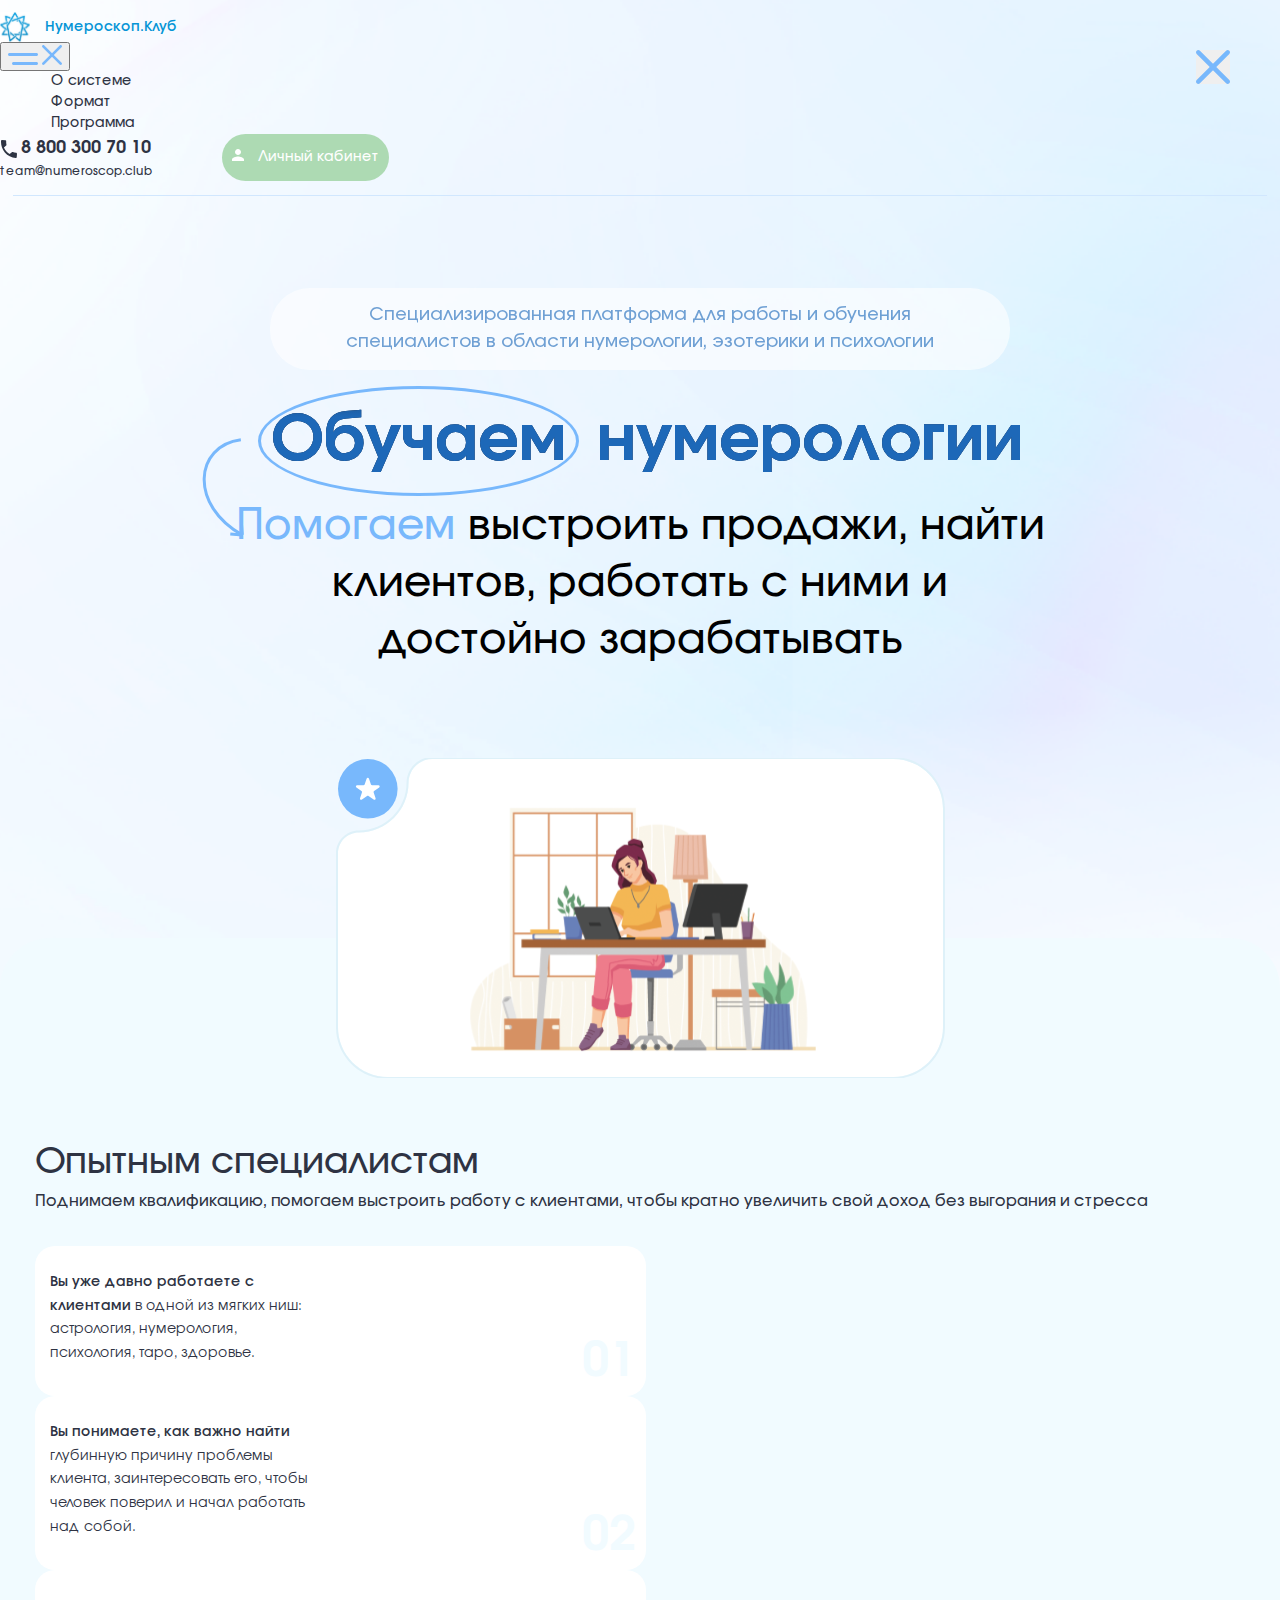
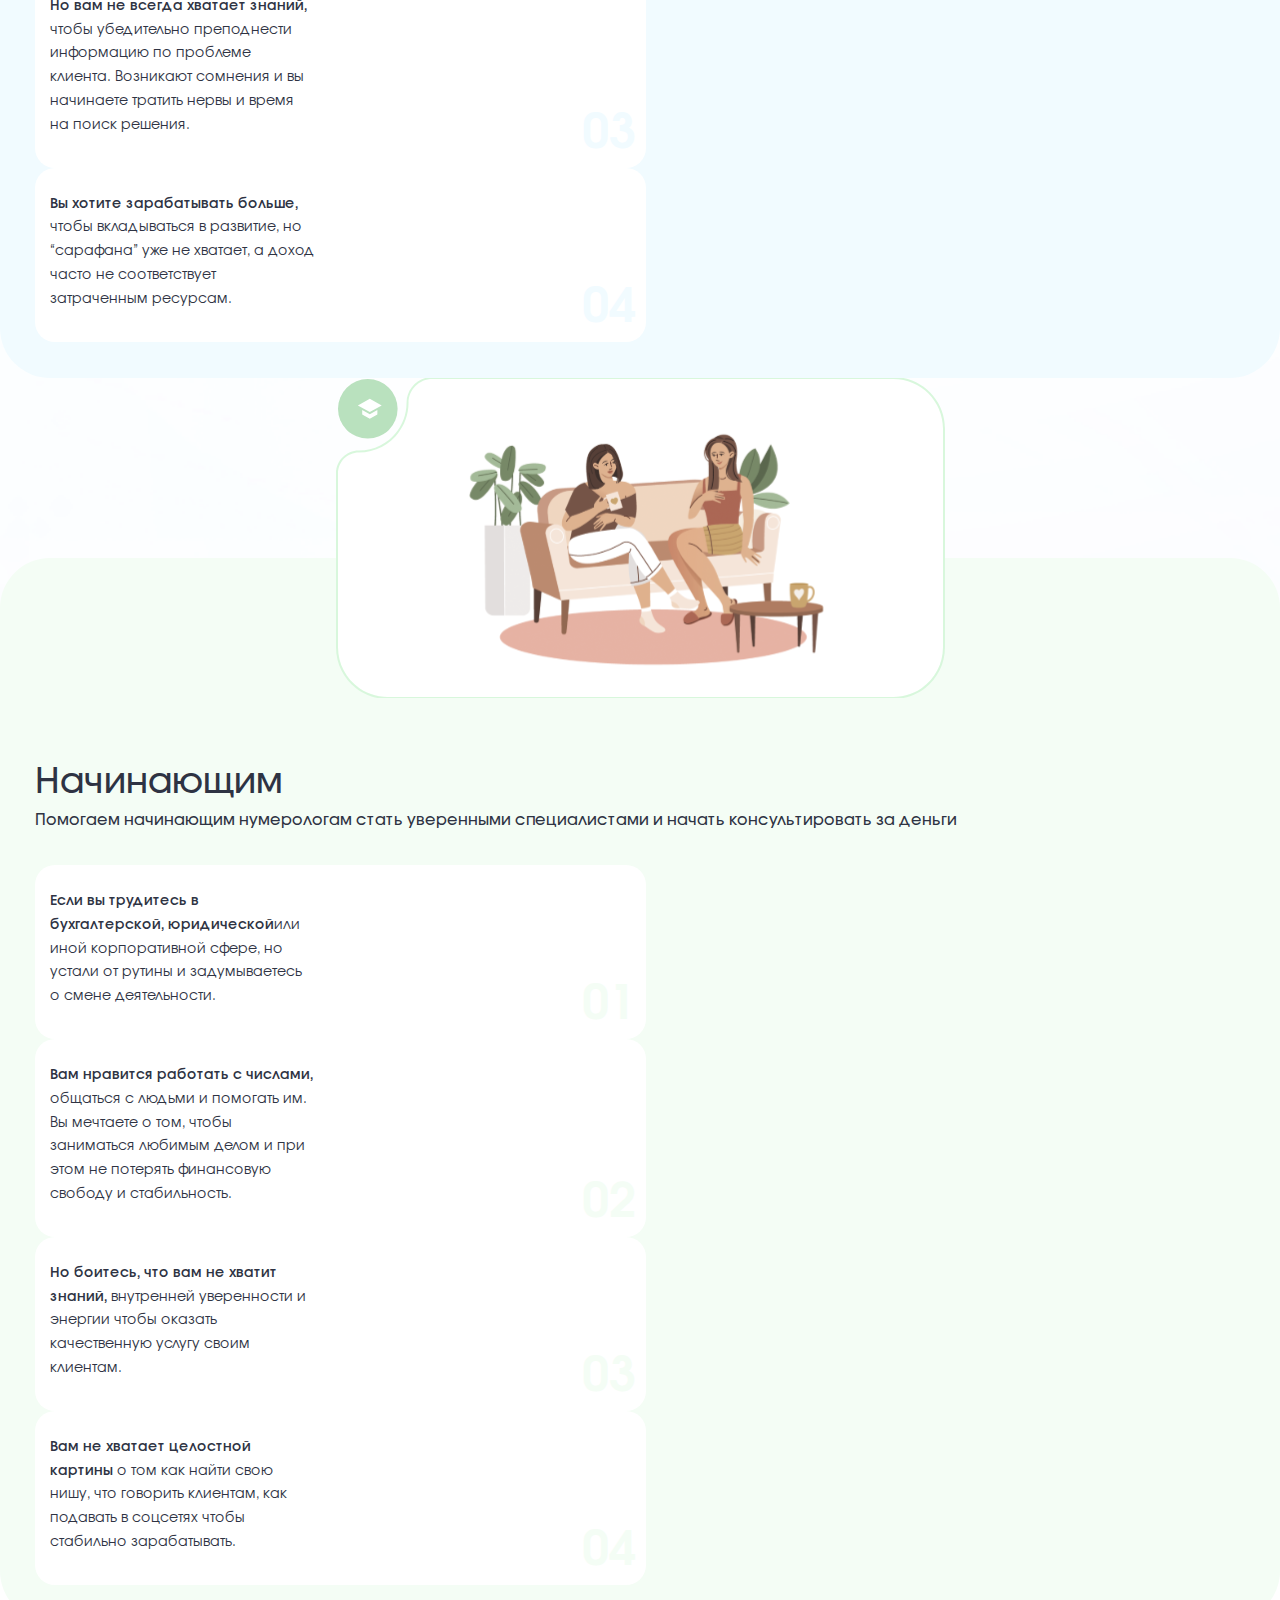
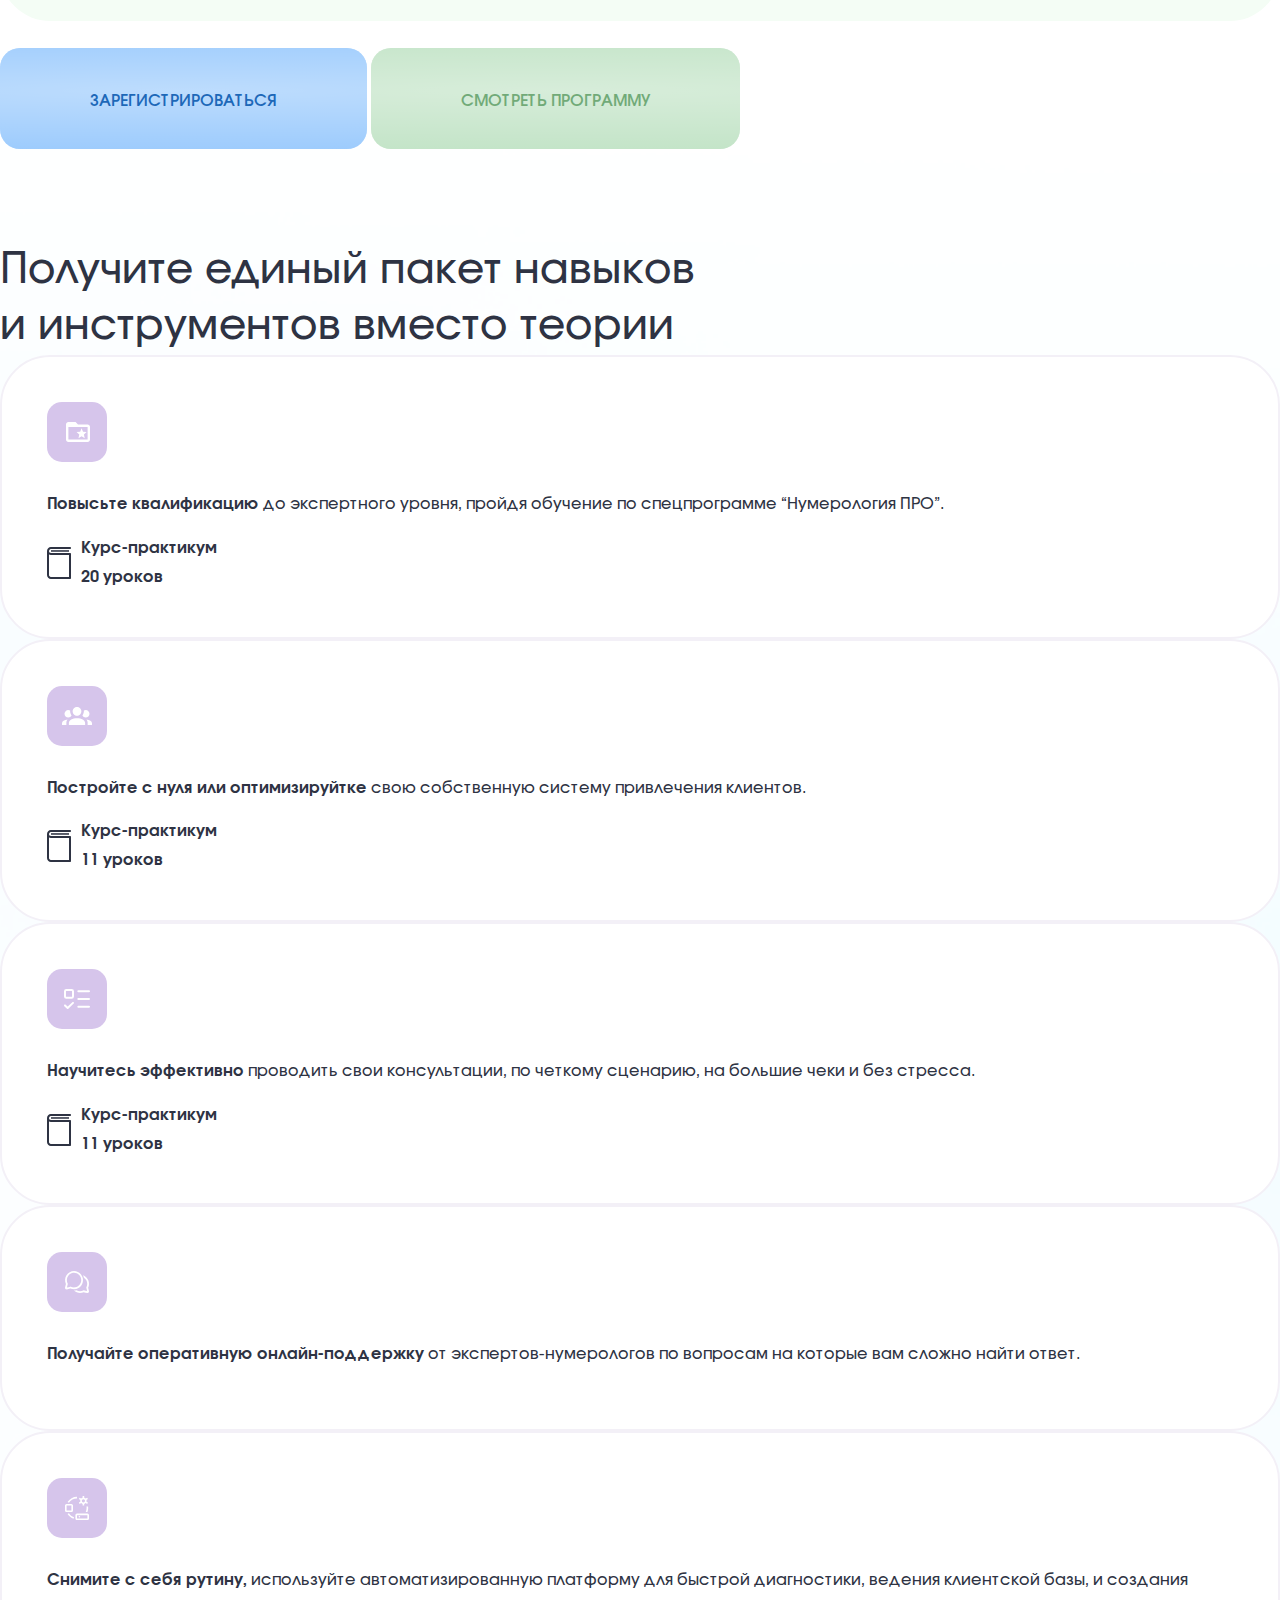
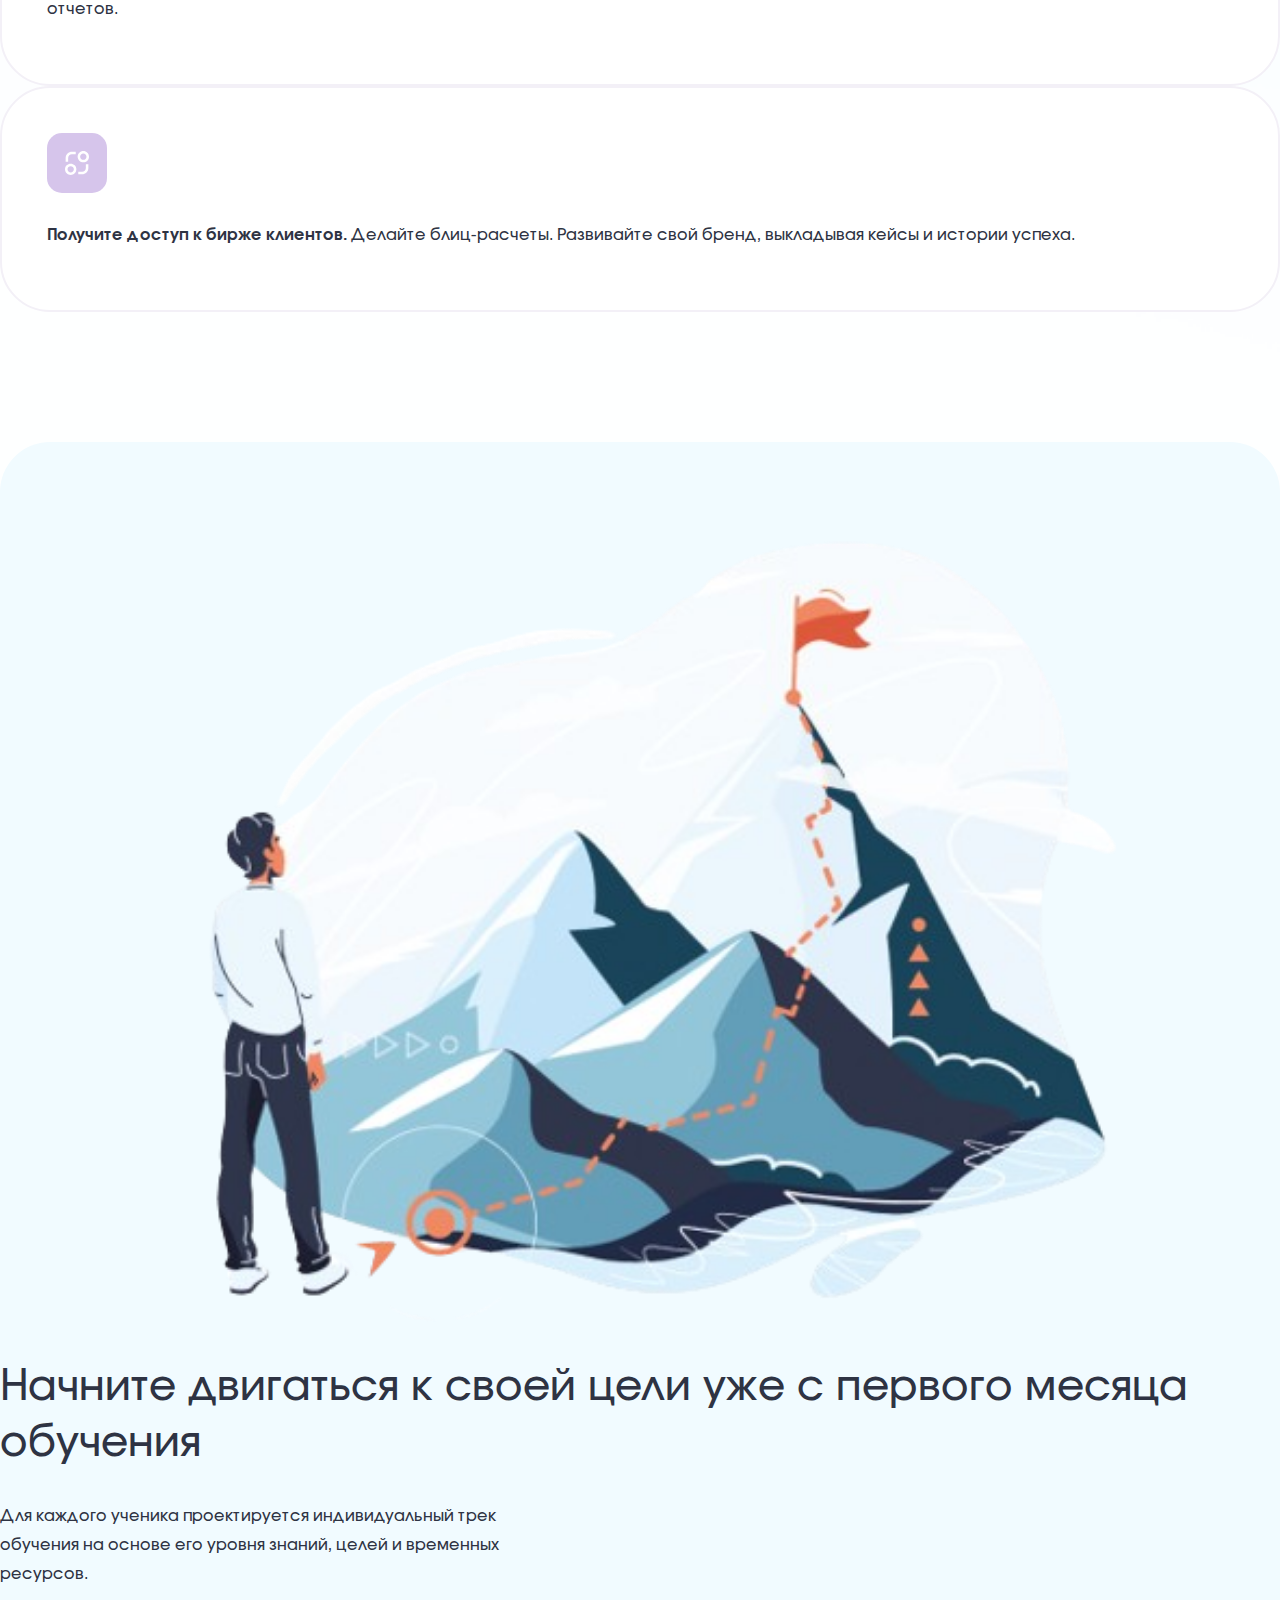
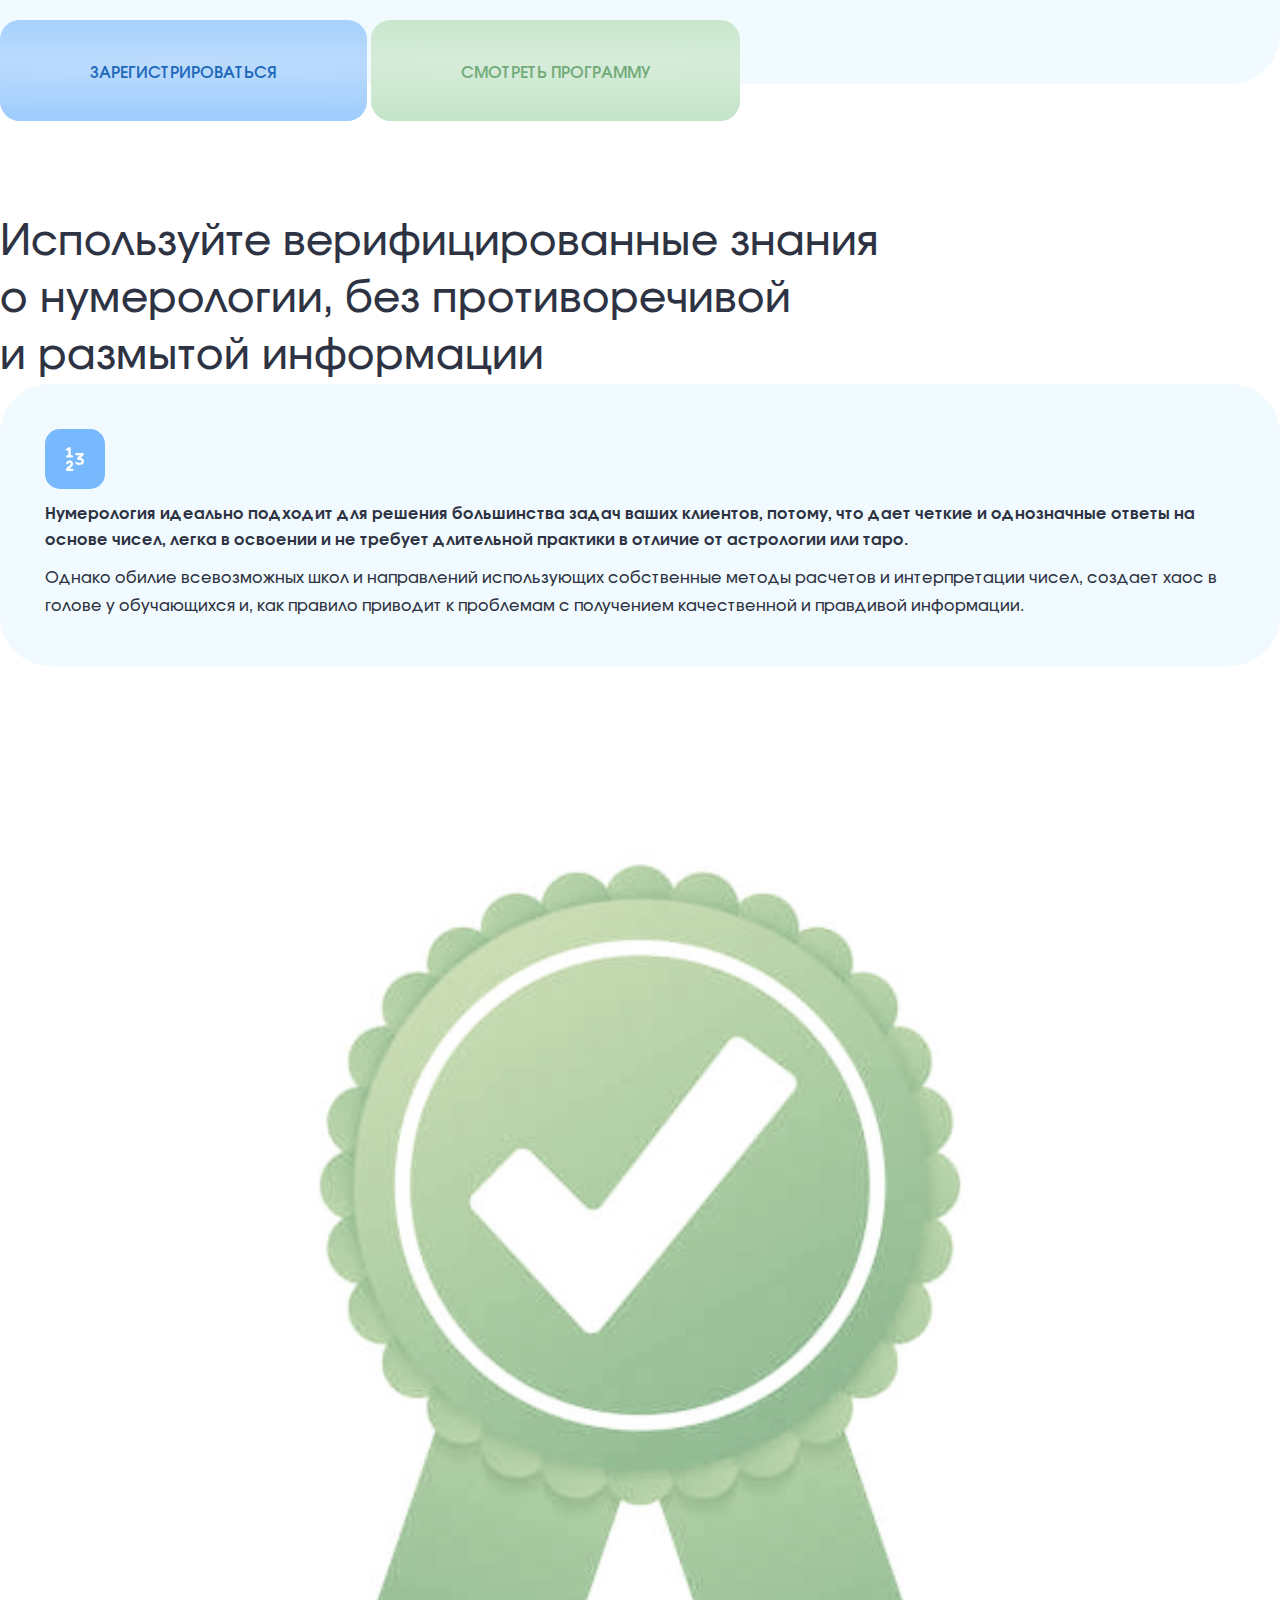
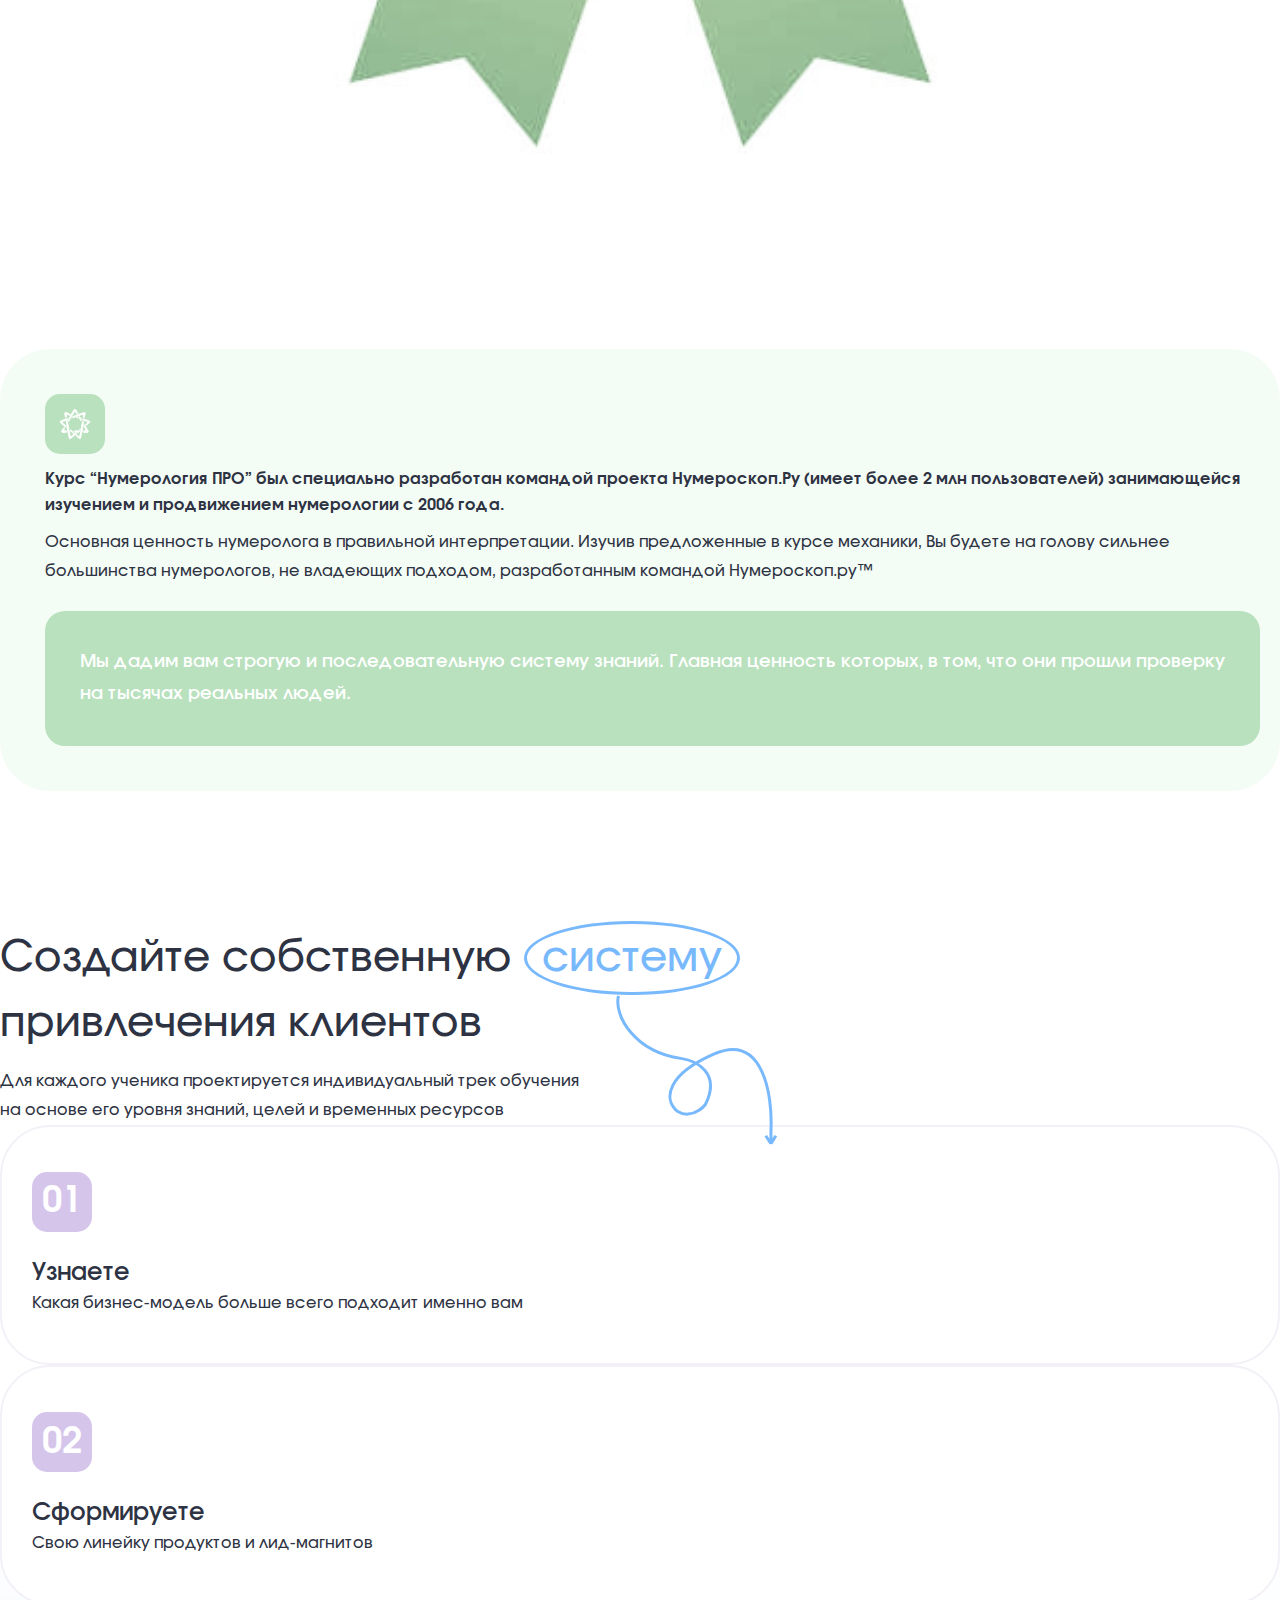
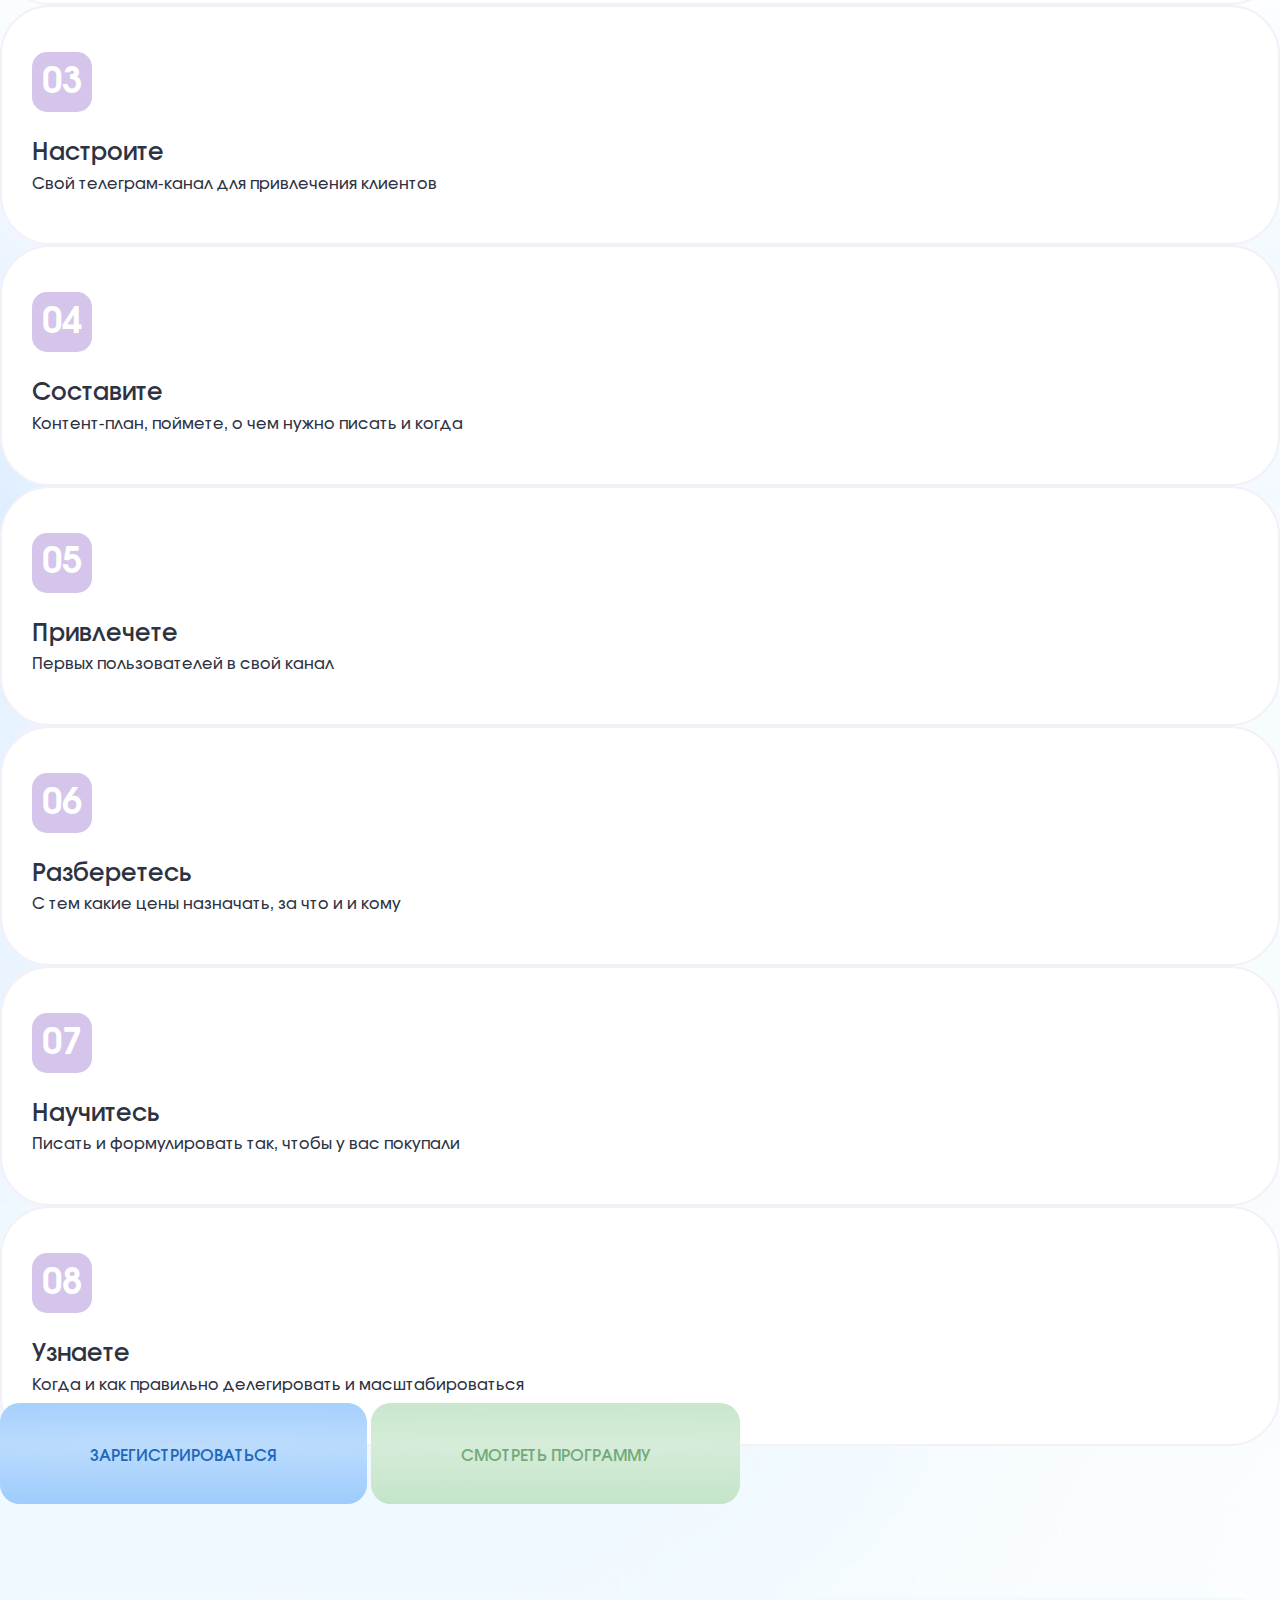
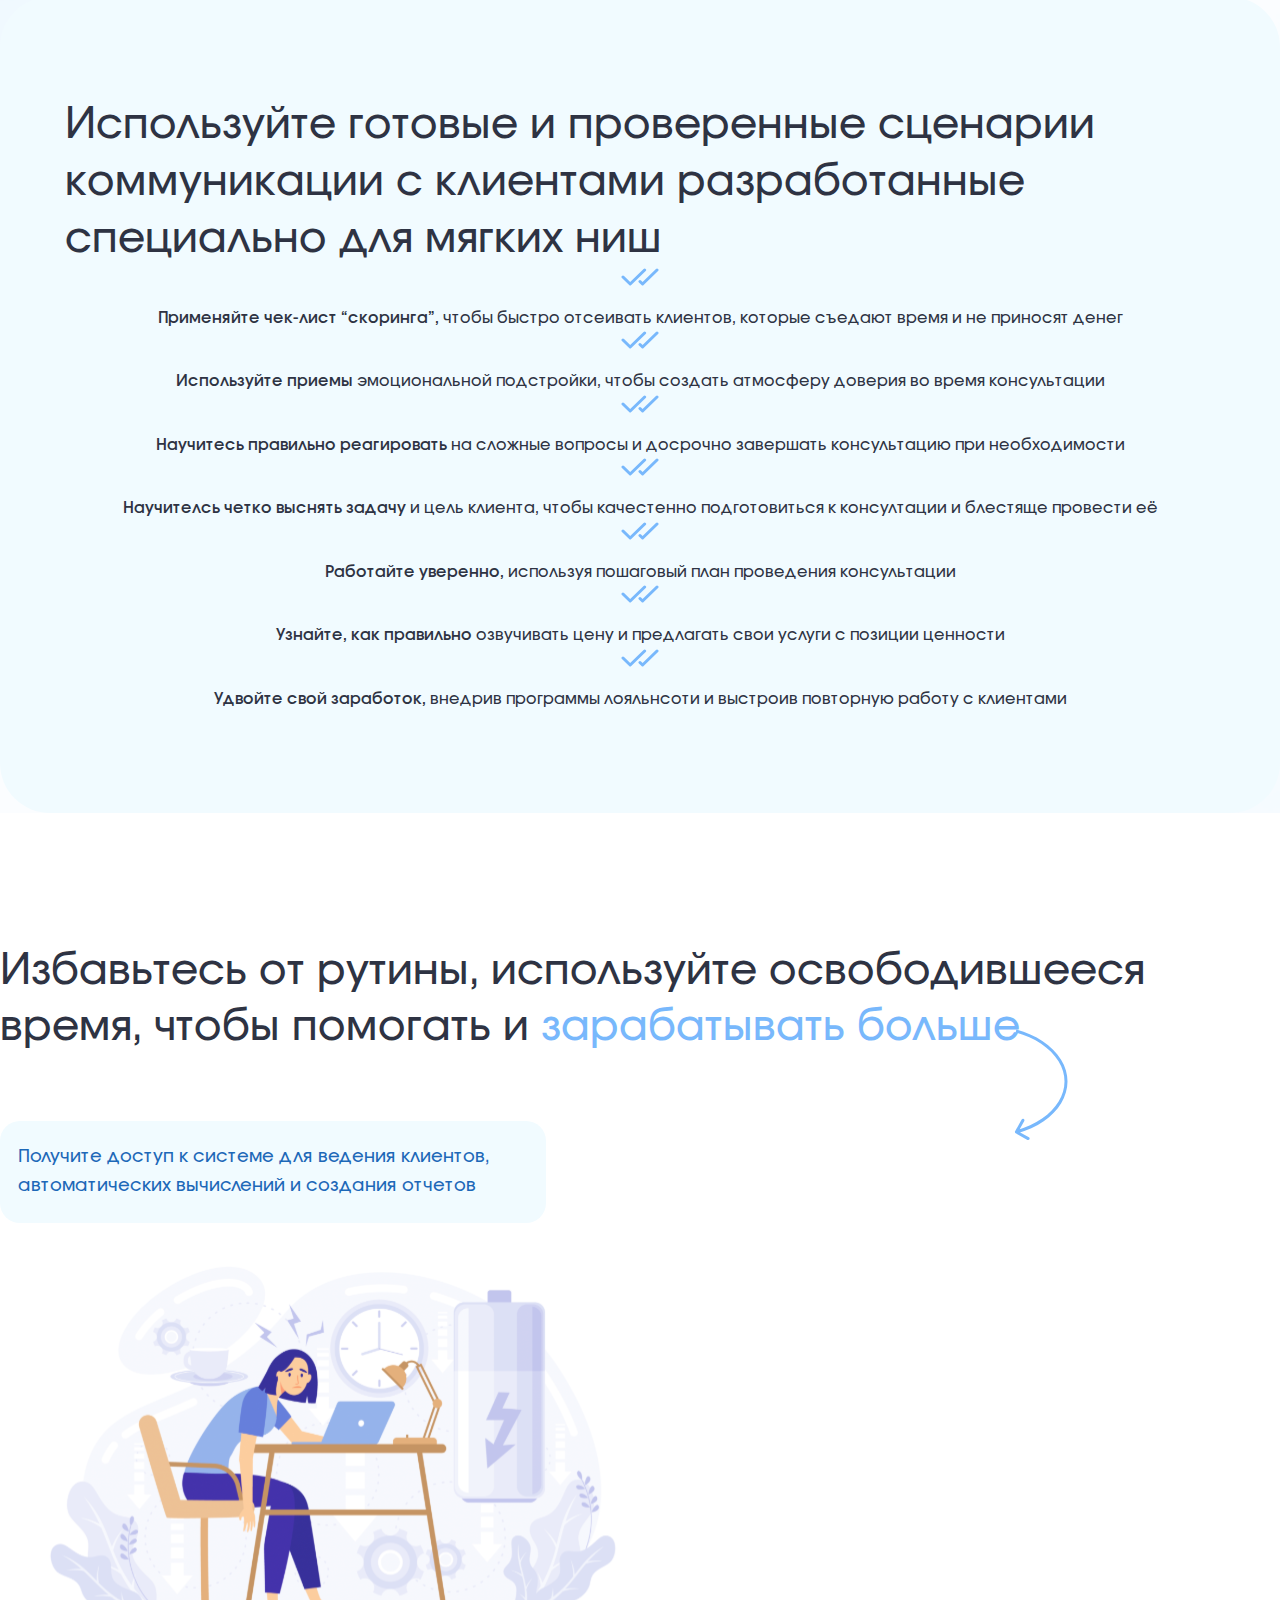
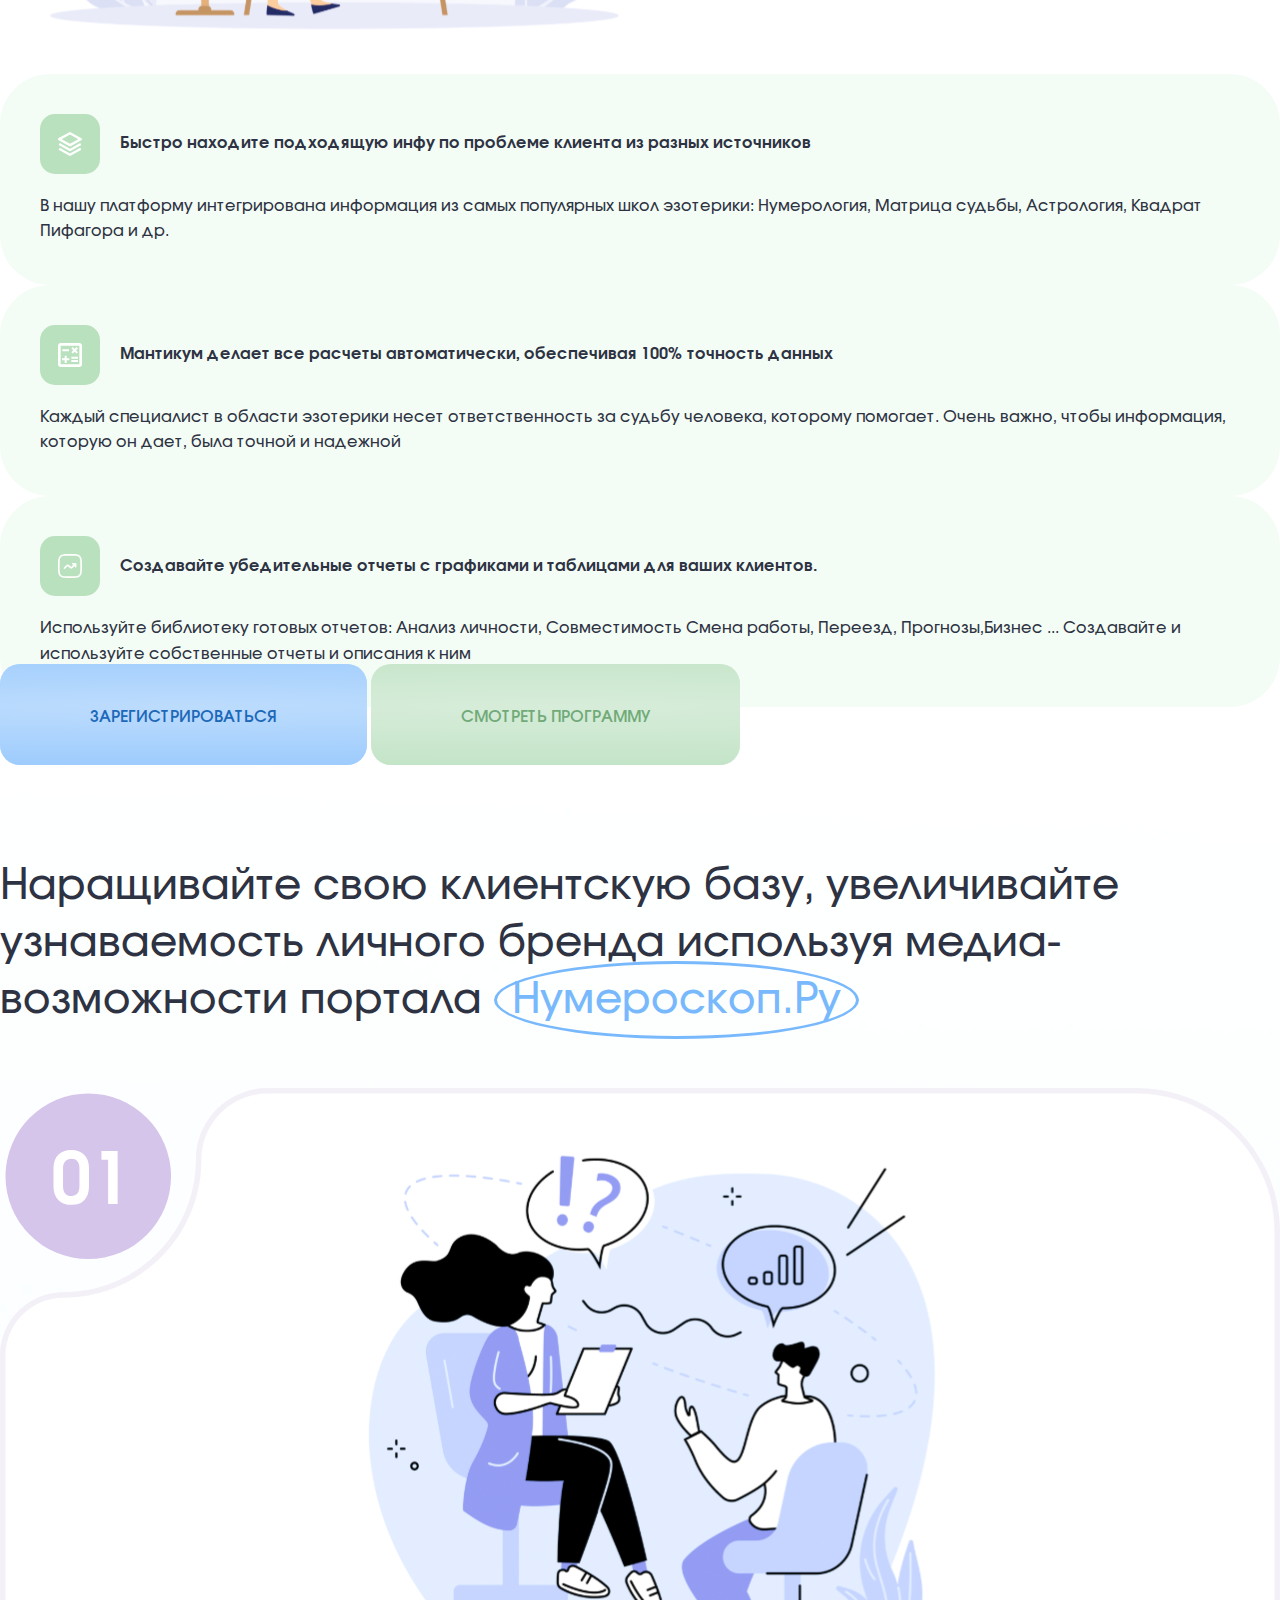
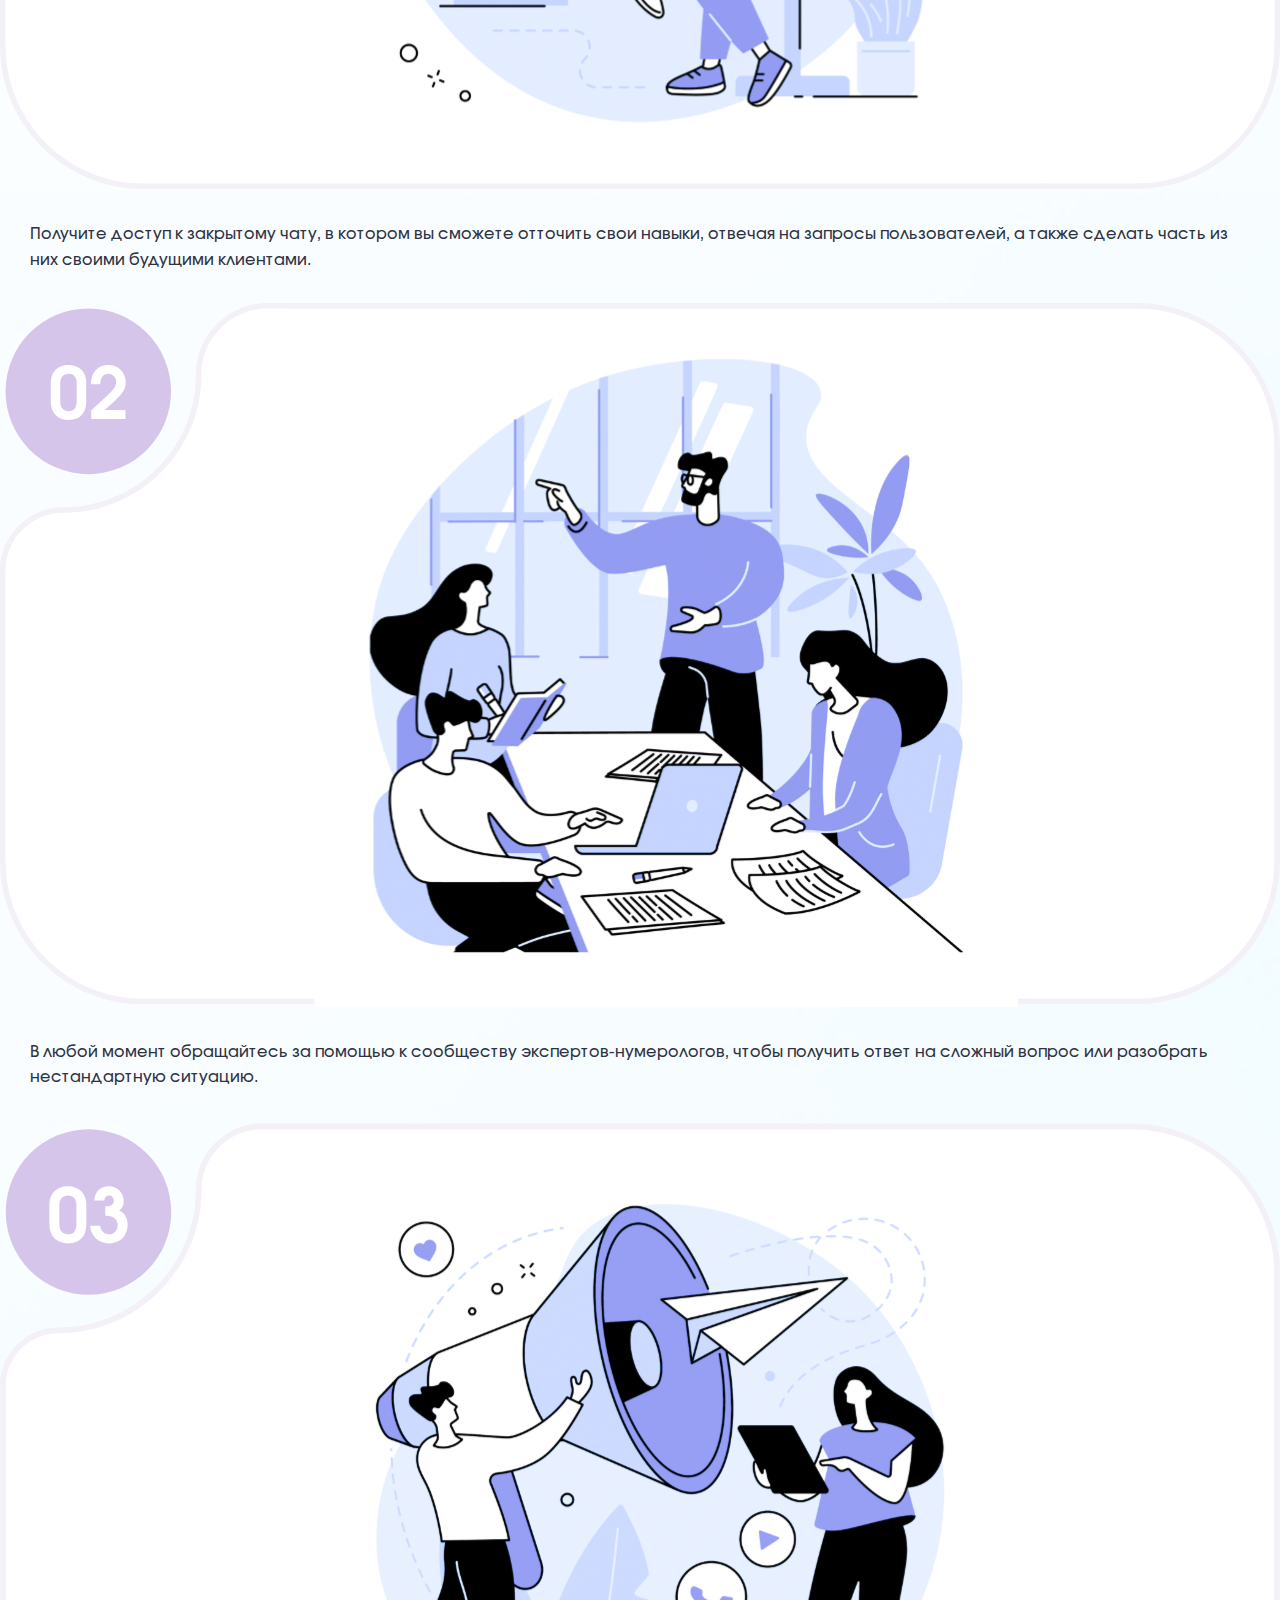
<file: index.html>
<!doctype html>
<html lang="en">

<head>
	<meta charset="UTF-8" />
	<meta name="viewport" content="width=device-width, initial-scale=1.0" />
	<title>Нумероскоп.Клуб</title>

	<link rel="stylesheet" href="fonts/stylesheet.css" />

	<link href="https://cdn.jsdelivr.net/npm/bootstrap@5.3.2/dist/css/bootstrap.min.css" rel="stylesheet"
		integrity="sha384-T3c6CoIi6uLrA9TneNEoa7RxnatzjcDSCmG1MXxSR1GAsXEV/Dwwykc2MPK8M2HN" crossorigin="anonymous" />
	<link rel="stylesheet" href="https://cdnjs.cloudflare.com/ajax/libs/font-awesome/6.4.2/css/all.min.css"
		integrity="sha512-z3gLpd7yknf1YoNbCzqRKc4qyor8gaKU1qmn+CShxbuBusANI9QpRohGBreCFkKxLhei6S9CQXFEbbKuqLg0DA=="
		crossorigin="anonymous" referrerpolicy="no-referrer" />
	<link rel="stylesheet" href="https://cdn.jsdelivr.net/npm/swiper@10/swiper-bundle.min.css" />

	<link rel="stylesheet" href="./css/normalize.css" />
	<link rel="stylesheet" href="./css/style.css" />
</head>

<body>
	<div class="" id="overlay"></div>
	<div class="wrapper">
		<div class="hero-block">
			<header class="header">
				<div class="container">
					<nav class="navbar navbar-expand-lg">
						<div class="container-fluid">
							<a class="navbar-brand" href="#"><img src="images/logo.svg" alt="logo" />
								Нумероскоп.Клуб</a>
							<button id="navbar-toggler" class="navbar-toggler show-menu" type="button"
								data-bs-toggle="collapse" data-bs-target="#navbarSupportedContent"
								aria-controls="navbarSupportedContent" aria-expanded="false"
								aria-label="Toggle navigation">
								<img class="show-burger" src="images/burger-btn.svg" alt="">
								<img class="close-burger" src="images/close-btn.svg" alt="">
							</button>
							<div class="navbar-collapse justify-content-between collapse" id="navbarSupportedContent">
								<ul class="navbar-nav mb-lg-0 mb-2">
									<li class="nav-item">
										<a class="nav-link active" aria-current="page" href="#">О системе</a>
									</li>
									<li class="nav-item">
										<a class="nav-link" href="#">Формат</a>
									</li>
									<li class="nav-item">
										<a class="nav-link" href="#">Программа</a>
									</li>
								</ul>

								<div class="header-actions">
									<div class="header-call">
										<a class="phone" href="tel:88003007010"><img src="images/phone-icon.svg"
												alt="phone" /> 8 800
											300 70 10</a>
										<a class="mail" href="mailto:team@numeroscop.club">team@numeroscop.club</a>
									</div>
									<div class="header-cabinet">
										<a href="#">
											<img src="images/user-icon.svg" alt="user" /> Личный
											кабинет</a>
									</div>
								</div>
							</div>
						</div>
					</nav>
				</div>
			</header>

			<section class="hero">
				<div class="container">
					<div class="text-area">
						<p class="hero-text1">
							Специализированная платформа для работы и обучения специалистов
							в области нумерологии, эзотерики и психологии
						</p>

						<h3 class="text-area__title"><span>Обучаем</span> нумерологии</h3>
						<div class="text-area__para">
							<img src="images/blue-arrow.svg" alt="" />
							<span>Помогаем</span> выстроить продажи, найти клиентов,
							работать с ними и достойно зарабатывать
						</div>
					</div>

					<div class="offer-block">
						<div class="row row-gap-5">
							<div class="col-lg-6 offer-block-order-2">
								<div class="offer-item">
									<div class="offer-item__img">
										<img src="images/offer-img-1.svg" alt="offer-img" />
									</div>
									<div class="offer-item__info offer-item__info-blue">
										<p class="offer-item__info-title">Опытным специалистам</p>
										<p class="offer-item__info-text">
											Поднимаем квалификацию, помогаем выстроить работу с
											клиентами, чтобы кратно увеличить свой доход без
											выгорания и стресса
										</p>

										<div class="offer-boxes">
											<div class="row gap-3">
												<div class="col-lg-6 offer-boxes__col">
													<p class="offer-boxes__text">
														<span>Вы уже давно работаете с клиентами</span> в
														одной из мягких ниш: астрология, нумерология,
														психология, таро, здоровье.
													</p>
													<span class="offer-boxes__number"> 01 </span>
												</div>
												<div class="col-lg-6 offer-boxes__col">
													<p class="offer-boxes__text">
														<span>Вы понимаете, как важно найти</span>
														глубинную причину проблемы клиента, заинтересовать
														его, чтобы человек поверил и начал работать над
														собой.
													</p>
													<span class="offer-boxes__number"> 02 </span>
												</div>
												<div class="col-lg-6 offer-boxes__col">
													<p class="offer-boxes__text">
														<span>Но вам не всегда хватает знаний, </span>
														чтобы убедительно преподнести информацию по
														проблеме клиента. Возникают сомнения и вы
														начинаете тратить нервы и время на поиск решения.
													</p>
													<span class="offer-boxes__number"> 03 </span>
												</div>
												<div class="col-lg-6 offer-boxes__col">
													<p class="offer-boxes__text">
														<span>Вы хотите зарабатывать больше,</span> чтобы
														вкладываться в развитие, но “сарафана” уже не
														хватает, а доход часто не соответствует
														затраченным ресурсам.
													</p>
													<span class="offer-boxes__number"> 04 </span>
												</div>
											</div>
										</div>
									</div>
								</div>
							</div>
							<div class="col-lg-6 offer-block-order-1">
								<div class="offer-item">
									<div class="offer-item__img">
										<img src="images/offer-img-2.svg" alt="offer-img" />
									</div>
									<div class="offer-item__info offer-item__info-green">
										<p class="offer-item__info-title">Начинающим</p>
										<p class="offer-item__info-text">
											Помогаем начинающим нумерологам стать уверенными
											специалистами и начать консультировать за деньги
										</p>

										<div class="offer-boxes">
											<div class="row gap-3">
												<div class="col-lg-6 offer-boxes__col">
													<p class="offer-boxes__text">
														<span>Если вы трудитесь в бухгалтерской,
															юридической</span>или иной корпоративной сфере, но устали от
														рутины
														и задумываетесь о смене деятельности.
													</p>
													<span class="offer-boxes__number green-number"> 01 </span>
												</div>
												<div class="col-lg-6 offer-boxes__col">
													<p class="offer-boxes__text">
														<span>Вам нравится работать с числами,</span>
														общаться с людьми и помогать им. Вы мечтаете о
														том, чтобы заниматься любимым делом и при этом не
														потерять финансовую свободу и стабильность.
													</p>
													<span class="offer-boxes__number green-number"> 02 </span>
												</div>
												<div class="col-lg-6 offer-boxes__col">
													<p class="offer-boxes__text">
														<span>Но боитесь, что вам не хватит знаний,
														</span>
														внутренней уверенности и энергии чтобы оказать
														качественную услугу своим клиентам.
													</p>
													<span class="offer-boxes__number green-number"> 03 </span>
												</div>
												<div class="col-lg-6 offer-boxes__col">
													<p class="offer-boxes__text">
														<span>Вам не хватает целостной картины</span> о
														том как найти свою нишу, что говорить клиентам,
														как подавать в соцсетях чтобы стабильно
														зарабатывать.
													</p>
													<span class="offer-boxes__number green-number"> 04 </span>
												</div>
											</div>
										</div>
									</div>
								</div>
							</div>
						</div>
					</div>

					<div class="hero-btn__area d-flex flex-wrap justify-content-center gap-3">
						<a class="btn btn-register" href="#">зарегистрироваться</a>
						<a class="btn btn-view" href="#">смотреть программу</a>
					</div>
				</div>
			</section>
		</div>

		<section class="package">
			<div class="container">
				<div class="title text-center">
					<h2>
						Получите единый пакет навыков <br />
						и инструментов вместо теории
					</h2>
				</div>

				<div class="row row-gap-4 mt-5">
					<div class="col-lg-4">
						<div class="package-item">
							<img class="package-item__icon" src="images/folder-icon.svg" alt="icon" />
							<p class="package-item__text">
								<span>Повысьте квалификацию</span> до экспертного уровня,
								пройдя обучение по спецпрограмме “Нумерология ПРО”.
							</p>

							<div class="package-item__course">
								<img class="page-item__course-icon" src="images/book-icon.svg" alt="" />
								<ul class="package-item__course-list">
									<li>Курс-практикум</li>
									<li>20 уроков</li>
								</ul>
							</div>
						</div>
					</div>
					<div class="col-lg-4">
						<div class="package-item">
							<img class="package-item__icon" src="images/comunity-icon.svg" alt="icon" />
							<p class="package-item__text">
								<span>Постройте с нуля или оптимизируйтке </span> свою
								собственную систему привлечения клиентов.
							</p>

							<div class="package-item__course">
								<img class="page-item__course-icon" src="images/book-icon.svg" alt="" />
								<ul class="package-item__course-list">
									<li>Курс-практикум</li>
									<li>11 уроков</li>
								</ul>
							</div>
						</div>
					</div>
					<div class="col-lg-4">
						<div class="package-item">
							<img class="package-item__icon" src="images/todo-list-icon.svg" alt="icon" />
							<p class="package-item__text">
								<span>Научитесь эффективно </span> проводить свои
								консультации, по четкому сценарию, на большие чеки и без
								стресса.
							</p>

							<div class="package-item__course">
								<img class="page-item__course-icon" src="images/book-icon.svg" alt="" />
								<ul class="package-item__course-list">
									<li>Курс-практикум</li>
									<li>11 уроков</li>
								</ul>
							</div>
						</div>
					</div>
					<div class="col-lg-4">
						<div class="package-item">
							<img class="package-item__icon" src="images/comment.svg" alt="icon" />
							<p class="package-item__text">
								<span>Получайте оперативную онлайн-поддержку </span> от
								экспертов-нумерологов по вопросам на которые вам сложно найти
								ответ.
							</p>
						</div>
					</div>
					<div class="col-lg-4">
						<div class="package-item">
							<img class="package-item__icon" src="images/things.svg" alt="icon" />
							<p class="package-item__text">
								<span>Снимите с себя рутину, </span> используйте
								автоматизированную платформу для быстрой диагностики, ведения
								клиентской базы, и создания отчетов.
							</p>
						</div>
					</div>

					<div class="col-lg-4">
						<div class="package-item">
							<img class="package-item__icon" src="images/social.svg" alt="icon" />
							<p class="package-item__text">
								<span>Получите доступ к бирже клиентов. </span> Делайте
								блиц-расчеты. Развивайте свой бренд, выкладывая кейсы и
								истории успеха.
							</p>
						</div>
					</div>
				</div>

				<div class="goal-section p-5">
					<div class="row align-items-center">
						<div class="col-lg-4 goal-order-2">
							<div class="goal-img">
								<img src="images/goal-img.png" alt="goal img" />
							</div>
						</div>
						<div class="col-lg-8 goal-order-1">
							<div class="title">
								<h2>
									Начните двигаться к своей цели уже с первого месяца обучения
								</h2>
							</div>
							<p class="goal-text">
								Для каждого ученика проектируется индивидуальный трек обучения
								на основе его уровня знаний, целей и временных ресурсов.
							</p>
							<div class="hero-btn__area d-flex flex-wrap align-items-center gap-3">
								<a class="btn btn-register" href="#">зарегистрироваться</a>
								<a class="btn btn-view" href="#">смотреть программу</a>
							</div>
						</div>
					</div>
				</div>
			</div>
		</section>

		<section class="information">
			<div class="container">
				<div class="title">
					<h2>
						Используйте верифицированные знания <br />
						о нумерологии, без противоречивой <br />
						и размытой информации
					</h2>
				</div>
				<div class="row row-gap-4">
					<div class="col-lg-4 d-flex align-items-end">
						<div class="information-item information-item__blue">
							<img src="images/number-icon.svg" alt="number" />
							<p class="information-item__text1">
								Нумерология идеально подходит для решения большинства задач
								ваших клиентов, потому, что дает четкие и однозначные ответы
								на основе чисел, легка в освоении и не требует длительной
								практики в отличие от астрологии или таро.
							</p>

							<p class="information-item__text2">
								Однако обилие всевозможных школ и направлений использующих
								собственные методы расчетов и интерпретации чисел, создает
								хаос в голове у обучающихся и, как правило приводит к
								проблемам с получением качественной и правдивой информации.
							</p>
						</div>
					</div>
					<div class="col-lg-3 d-flex align-items-center justify-content-center">
						<div class="information-img">
							<img src="images/verified.svg" alt="verified medal" />
						</div>
					</div>
					<div class="col-lg-5">
						<div class="information-item information-item__green">
							<img src="images/numerology-icon.svg" alt="number" />
							<p class="information-item__text1">
								Курс “Нумерология ПРО” был специально разработан командой
								проекта Нумероскоп.Ру (имеет более 2 млн пользователей)
								занимающейся изучением и продвижением нумерологии с 2006 года.
							</p>

							<p class="information-item__text2">
								Основная ценность нумеролога в правильной интерпретации.
								Изучив предложенные в курсе механики, Вы будете на голову
								сильнее большинства нумерологов, не владеющих подходом,
								разработанным командой Нумероскоп.ру™
							</p>
							<div class="information-green__block">
								Мы дадим вам строгую и последовательную систему знаний.
								Главная ценность которых, в том, что они прошли проверку на
								тысячах реальных людей.
							</div>
						</div>
					</div>
				</div>
			</div>
		</section>

		<section class="system">
			<div class="container">
				<div class="title text-center">
					<h2>
						Создайте собственную
						<span class="sytem-title__span">систему
							<img class="long-arrow" src="images/long-arrow.svg" alt="long-arrow" />
						</span>
						<br />
						привлечения клиентов
					</h2>

					<p class="subtitle text-center">
						Для каждого ученика проектируется индивидуальный трек обучения
						<br />
						на основе его уровня знаний, целей и временных ресурсов
					</p>
				</div>

				<div class="row row-gap-4 mt-5 system-box">
					<div class="col-lg-3">
						<div class="system-item">
							<div class="system-item__number">01</div>
							<p class="system-item__title">Узнаете</p>
							<p class="system-item__subtitle">
								Какая бизнес-модель больше всего подходит именно вам
							</p>
						</div>
					</div>
					<div class="col-lg-3">
						<div class="system-item">
							<div class="system-item__number">02</div>
							<p class="system-item__title">Сформируете</p>
							<p class="system-item__subtitle">
								Свою линейку продуктов и лид-магнитов
							</p>
						</div>
					</div>
					<div class="col-lg-3">
						<div class="system-item">
							<div class="system-item__number">03</div>
							<p class="system-item__title">Настроите</p>
							<p class="system-item__subtitle">
								Свой телеграм-канал для привлечения клиентов
							</p>
						</div>
					</div>
					<div class="col-lg-3">
						<div class="system-item">
							<div class="system-item__number">04</div>
							<p class="system-item__title">Составите</p>
							<p class="system-item__subtitle">
								Контент-план, поймете, о чем нужно писать и когда
							</p>
						</div>
					</div>
					<div class="col-lg-3">
						<div class="system-item">
							<div class="system-item__number">05</div>
							<p class="system-item__title">Привлечете</p>
							<p class="system-item__subtitle">
								Первых пользователей в свой канал
							</p>
						</div>
					</div>
					<div class="col-lg-3">
						<div class="system-item">
							<div class="system-item__number">06</div>
							<p class="system-item__title">Разберетесь</p>
							<p class="system-item__subtitle">
								С тем какие цены назначать, за что и и кому
							</p>
						</div>
					</div>
					<div class="col-lg-3">
						<div class="system-item">
							<div class="system-item__number">07</div>
							<p class="system-item__title">Научитесь</p>
							<p class="system-item__subtitle">
								Писать и формулировать так, чтобы у вас покупали
							</p>
						</div>
					</div>
					<div class="col-lg-3">
						<div class="system-item">
							<div class="system-item__number">08</div>
							<p class="system-item__title">Узнаете</p>
							<p class="system-item__subtitle">
								Когда и как правильно делегировать и масштабироваться
							</p>
						</div>
					</div>
				</div>

				<!-- system slider -->
				<div class="swiper systemSwiper">
					<div class="swiper-wrapper">
						<div class="swiper-slide">
							<div class="system-item">
								<div class="system-item__number">01</div>
								<p class="system-item__title">Узнаете</p>
								<p class="system-item__subtitle">
									Какая бизнес-модель больше всего подходит именно вам
								</p>
							</div>
						</div>
						<div class="swiper-slide">
							<div class="system-item">
								<div class="system-item__number">02</div>
								<p class="system-item__title">Сформируете</p>
								<p class="system-item__subtitle">
									Свою линейку продуктов и лид-магнитов
								</p>
							</div>
						</div>
						<div class="swiper-slide">
							<div class="system-item">
								<div class="system-item__number">03</div>
								<p class="system-item__title">Настроите</p>
								<p class="system-item__subtitle">
									Свой телеграм-канал для привлечения клиентов
								</p>
							</div>
						</div>
						<div class="swiper-slide">
							<div class="system-item">
								<div class="system-item__number">04</div>
								<p class="system-item__title">Составите</p>
								<p class="system-item__subtitle">
									Контент-план, поймете, о чем нужно писать и когда
								</p>
							</div>
						</div>
						<div class="swiper-slide">
							<div class="system-item">
								<div class="system-item__number">05</div>
								<p class="system-item__title">Привлечете</p>
								<p class="system-item__subtitle">
									Первых пользователей в свой канал
								</p>
							</div>
						</div>
						<div class="swiper-slide">
							<div class="system-item">
								<div class="system-item__number">06</div>
								<p class="system-item__title">Разберетесь</p>
								<p class="system-item__subtitle">
									С тем какие цены назначать, за что и и кому
								</p>
							</div>
						</div>
						<div class="swiper-slide">
							<div class="system-item">
								<div class="system-item__number">07</div>
								<p class="system-item__title">Научитесь</p>
								<p class="system-item__subtitle">
									Писать и формулировать так, чтобы у вас покупали
								</p>
							</div>
						</div>
						<div class="swiper-slide">
							<div class="system-item">
								<div class="system-item__number">08</div>
								<p class="system-item__title">Узнаете</p>
								<p class="system-item__subtitle">
									Когда и как правильно делегировать и масштабироваться
								</p>
							</div>
						</div>
					</div>
					<div class="swiper-pagination"></div>
				</div>
				<!-- system slider -->

				<div class="hero-btn__area d-flex flex-wrap justify-content-center mt-5 gap-3">
					<a class="btn btn-register" href="#">зарегистрироваться</a>
					<a class="btn btn-view" href="#">смотреть программу</a>
				</div>

				<div class="system-soft">
					<div class="title text-center">
						<h2>
							Используйте готовые и проверенные сценарии <br />
							коммуникации с клиентами разработанные <br />
							специально для мягких ниш
						</h2>
					</div>

					<div class="row justify-content-center row-gap-4 mt-5">
						<div class="col-lg-3">
							<div class="system-soft__item">
								<img src="images/ptichka.svg" alt="ptichka" />
								<p class="system-soft__item-text">
									<span>Применяйте чек-лист “скоринга”,</span> чтобы быстро
									отсеивать клиентов, которые съедают время и не приносят
									денег
								</p>
							</div>
						</div>
						<div class="col-lg-3">
							<div class="system-soft__item">
								<img src="images/ptichka.svg" alt="ptichka" />
								<p class="system-soft__item-text">
									<span>Используйте приемы </span> эмоциональной подстройки,
									чтобы создать атмосферу доверия во время консультации
								</p>
							</div>
						</div>
						<div class="col-lg-3">
							<div class="system-soft__item">
								<img src="images/ptichka.svg" alt="ptichka" />
								<p class="system-soft__item-text">
									<span>Научитесь правильно реагировать </span> на сложные
									вопросы и досрочно завершать консультацию при необходимости
								</p>
							</div>
						</div>
						<div class="col-lg-3">
							<div class="system-soft__item">
								<img src="images/ptichka.svg" alt="ptichka" />
								<p class="system-soft__item-text">
									<span>Научителсь четко выснять задачу</span>
									и цель клиента, чтобы качестенно подготовиться к консултации
									и блестяще провести её
								</p>
							</div>
						</div>
						<div class="col-lg-3">
							<div class="system-soft__item">
								<img src="images/ptichka.svg" alt="ptichka" />
								<p class="system-soft__item-text">
									<span>Работайте уверенно,</span>
									используя пошаговый план проведения консультации
								</p>
							</div>
						</div>
						<div class="col-lg-3">
							<div class="system-soft__item">
								<img src="images/ptichka.svg" alt="ptichka" />
								<p class="system-soft__item-text">
									<span>Узнайте, как правильно</span>
									озвучивать цену и предлагать свои услуги с позиции ценности
								</p>
							</div>
						</div>
						<div class="col-lg-3">
							<div class="system-soft__item">
								<img src="images/ptichka.svg" alt="ptichka" />
								<p class="system-soft__item-text">
									<span>Удвойте свой заработок, </span>
									внедрив программы лояльнсоти и выстроив повторную работу с
									клиентами
								</p>
							</div>
						</div>
					</div>
				</div>
			</div>
		</section>

		<section class="routine">
			<div class="container">
				<div class="row">
					<div class="col-lg-7">
						<div class="title">
							<h2>
								Избавьтесь от рутины, используйте освободившееся время, чтобы
								помогать и
								<span class="routine-title__span">зарабатывать больше</span>
								<img class="blue-bottom-arrow" src="images/blue-bottom-arrow.svg" alt="">
							</h2>
						</div>

						<div class="routine-text__box">
							Получите доступ к системе для ведения клиентов, автоматических
							вычислений и создания отчетов
						</div>

						<img class="routine__img" src="images/routine-img.svg" alt="routine img" />
					</div>
					<div class="col-lg-5">
						<div class="row row-gap-4">
							<div class="col-lg-12">
								<div class="routine-item">
									<div class="routine-item__icon">
										<img src="images/stack-icon.svg" alt="stack-icon" />
										<p>
											Быстро находите подходящую инфу по проблеме клиента из
											разных источников
										</p>
									</div>

									<p class="routine-item__text">
										В нашу платформу интегрирована информация из самых
										популярных школ эзотерики: Нумерология, Матрица судьбы,
										Астрология, Квадрат Пифагора и др.
									</p>
								</div>
							</div>
							<div class="col-lg-12">
								<div class="routine-item">
									<div class="routine-item__icon">
										<img src="images/calc-icon.svg" alt="calc-icon" />
										<p>
											Мантикум делает все расчеты автоматически, обеспечивая
											100% точность данных
										</p>
									</div>

									<p class="routine-item__text">
										Каждый специалист в области эзотерики несет
										ответственность за судьбу человека, которому помогает.
										Очень важно, чтобы информация, которую он дает, была
										точной и надежной
									</p>
								</div>
							</div>
							<div class="col-lg-12">
								<div class="routine-item">
									<div class="routine-item__icon">
										<img src="images/chart-icon.svg" alt="chart-icon" />
										<p>
											Создавайте убедительные отчеты с графиками и таблицами
											для ваших клиентов.
										</p>
									</div>

									<p class="routine-item__text">
										Используйте библиотеку готовых отчетов: Анализ личности,
										Совместимость Смена работы, Переезд, Прогнозы,Бизнес ...
										Создавайте и используйте собственные отчеты и описания к
										ним
									</p>
								</div>
							</div>
						</div>
					</div>
				</div>
				<div class="hero-btn__area d-flex flex-wrap justify-content-center mt-5 gap-3">
					<a class="btn btn-register" href="#">зарегистрироваться</a>
					<a class="btn btn-view" href="#">смотреть программу</a>
				</div>
			</div>
		</section>

		<section class="grow">
			<div class="container">
				<div class="title text-center">
					<h2>
						Наращивайте свою клиентскую базу, увеличивайте узнаваемость личного бренда используя
						медиа-возможности портала <span class="numerocop-ru">Нумероскоп.Ру</span>
					</h2>
				</div>

				<div class="row grow-row">
					<div class="col-lg-4">
						<div class="grow-item">
							<img src="images/grow-img-1.svg" alt="Grow img">
							<p class="grow-item__text">Получите доступ к закрытому чату, в котором вы сможете отточить
								свои навыки, отвечая на запросы пользователей, а также сделать часть из них своими
								будущими клиентами.</p>
						</div>
					</div>
					<div class="col-lg-4">
						<div class="grow-item">
							<img src="images/grow-img-2.svg" alt="Grow img">
							<p class="grow-item__text">В любой момент обращайтесь за помощью
								к сообществу экспертов-нумерологов, чтобы получить ответ на сложный вопрос или разобрать
								нестандартную ситуацию.</p>
						</div>
					</div>
					<div class="col-lg-4">
						<div class="grow-item">
							<img src="images/grow-img-3.svg" alt="Grow img">
							<p class="grow-item__text">Делитесь своими успехами, публикуйте истории
								и кейсы своих клиентов. Развивайте личный бренд. Для этого мы предоставляем вам места в
								рассылках, соцсетях и на портале <a class="numeroscop-link" href="#">Нумероскоп.Ру</a>
							</p>
						</div>
					</div>
				</div>

				<section class="certificate">
					<div class="container">
						<div class="certificate-block">
							<div class="title text-center">
								<h2>
									Станьте сертифицированным нумерологом <br> с подтверждением самого авторитетного
									<br>
									портала в СНГ
								</h2>
							</div>

							<div class="row mt-5">
								<div class="col-lg-6 certificate-order-2">
									<div class="certificate-img">
										<img src="images/certificate.png" alt="certificate">
									</div>
								</div>
								<div class="col-lg-6 certificate-order-1">
									<div class="course-info__box">
										Курс “Нумерология ПРО” был запущен в 2020 году,
										за это время мы выпустили более 800 учеников
									</div>

									<div>
										<p class="certificate-info__text">Наше обучение успешно завершили те, кто:</p>
										<ul class="certificate-info__list">
											<li>
												<img src="images/info-icon.svg" alt="">
												<p>Пришли “для себя” чтобы своевременно решать проблемы, знать
													правильный
													вариант возможного поведения, избегать ошибок и понимать, как
													строить
													свое будущее.</p>
											</li>
											<li>
												<img src="images/question-icon.svg" alt="">
												<p>Уже были экспертами в нумерологии и получили целостную систему знаний
													о
													нумерологии, новые инструменты и возможности для решения сложных и
													нестандартных вопросов своих клиентов.</p>
											</li>
										</ul>
									</div>

								</div>
							</div>


							<div class="hero-btn__area d-flex flex-wrap justify-content-center gap-3 mt-5">
								<a class="btn btn-register" href="#">зарегистрироваться</a>
								<a class="btn btn-view" href="#">смотреть программу</a>
							</div>

						</div>
					</div>
				</section>

			</div>
		</section>


		<section class="tariffs">
			<div class="container">
				<div class="tariffs-block">
					<div class="title text-center">
						<h2>
							Тарифы
						</h2>
					</div>

					<div class="row tariffs-row">
						<div class="col-lg-6">
							<div class="tariffs-item tariffs-item__blue">
								<div class="tariffs-icons">
									<img src="images/blue-star.svg" alt="blue-star">
									<img src="images/light-blue-icon.svg" alt="blue-star">
								</div>
								<p class="tariffs-item__title">Основной тариф</p>
								<div class="tariffs-item__text-block">
									Домашние задания проверяют кураторы
								</div>
								<ul class="tariffs-item__list">
									<li class="tariffs-item__list-item">
										<img src="images/check-icon.svg" alt="check-icon">
										Курс-практикум “Нумерология ПРО 2024”
									</li>
									<li class="tariffs-item__list-item"> <img src="images/check-icon.svg"
											alt="check-icon"> Доп-курс “Нумерология
										отношений”</li>
									<li class="tariffs-item__list-item"> <img src="images/check-icon.svg"
											alt="check-icon"> Pdf файлы и практические
										инструкции</li>
									<li class="tariffs-item__list-item"> <img src="images/check-icon.svg"
											alt="check-icon"> Лицензия на использование
										нумерологических трактовок и материалов курсов для соц-сетей и клиентов</li>
									<li class="tariffs-item__list-item"> <img src="images/check-icon.svg"
											alt="check-icon"> Персональный личный кабинет
										с отслеживанием прогресса обучения</li>
									<li class="tariffs-item__list-item"> <img src="images/check-icon.svg"
											alt="check-icon"> Подробная обратная связь на
										домашние задания
										с рекомендациями по всем тематическим блокам</li>
									<li class="tariffs-item__list-item"> <img src="images/check-icon.svg"
											alt="check-icon"> Сертификат, при условии
										аттестации</li>
									<li class="tariffs-item__list-item"> <img src="images/check-icon.svg"
											alt="check-icon"> Разработка персональной
										системы привлечения клиентов в рамках спецкурса</li>
									<li class="tariffs-item__list-item"> <img src="images/check-icon.svg"
											alt="check-icon"> Спецкурс “Консультирование,
										работа с клиентами, доп-продажи”</li>
									<li class="tariffs-item__list-item tariffs-item__list-inner"> <img class="me-1"
											src="images/blue-info-icon.svg" alt="info-icon">
										Доступ к платформе «Мантикум»:
										<ul class="access-list">
											<li>Модуль CRM</li>
											<li>Модуль диагностики:

												<ul class="access-list__inner">
													<li>классическая нумерология;</li>
													<li>прогностика;</li>
													<li>психоматрица;</li>
													<li>квадрат Ло-Шу;</li>
													<li>матрица судьбы;</li>
													<li>натальная карта;</li>
												</ul>
											</li>
											<li>Стандартные отчеты для клиентов</li>
										</ul>

									</li>
								</ul>

								<div class="tariffs-dashed__block">
									<ul>
										<li>
											<img src="images/blue-info-icon.svg" alt="check-icon">
											Доступ к закрытому чату для поиска клиентов
										</li>
										<li>
											<img src="images/blue-info-icon.svg" alt="check-icon">
											Доступ для размещения своей рекламы на медиа-платформе Нумероскоп.ру
										</li>
										<li>
											<img src="images/check-icon.svg" alt="check-icon">
											Доступ в группу для консультации по вопросам работы
											с клиентами и применения нумерологии
										</li>
									</ul>
								</div>

								<div class="tariffs-price">
									от 7 500 руб. в месяц
								</div>

								<div class="hero-btn__area d-flex flex-column justify-content-center gap-3 tariffs-btn">
									<a class="btn btn-register" href="#" data-bs-toggle="modal"
										data-bs-target="#exampleModal">оплатить полностью</a>
									<a class="btn btn-view" href="#">оплатить частями</a>
									<a class="btn btn-purple" href="#">оформить рассрочку</a>
								</div>
							</div>
						</div>
						<div class="col-lg-6">
							<div class="tariffs-item tariffs-item__green">
								<div class="tariffs-icons">
									<img src="images/green-star.svg" alt="green-star">
									<img src="images/green-star.svg" alt="green-star">
								</div>
								<p class="tariffs-item__title tariffs-item__title-green">Наставничество с экспертом</p>
								<div class="tariffs-item__text-block tariffs-item__text-block-green">
									Индивидуальная работа с экспертом. <span>Всего 3 места</span>
								</div>
								<ul class="tariffs-item__list">
									<li class="tariffs-item__list-item">
										<img src="images/green-check-icon.svg" alt="check-icon">
										Курс-практикум “Нумерология ПРО 2024”
									</li>
									<li class="tariffs-item__list-item"> <img src="images/green-check-icon.svg"
											alt="check-icon"> Доп-курс “Нумерология
										отношений”</li>
									<li class="tariffs-item__list-item"> <img src="images/green-check-icon.svg"
											alt="check-icon"> Pdf файлы и практические
										инструкции</li>
									<li class="tariffs-item__list-item"> <img src="images/green-check-icon.svg"
											alt="check-icon"> Лицензия на использование
										нумерологических трактовок и материалов курсов для соц-сетей и клиентов</li>
									<li class="tariffs-item__list-item"> <img src="images/green-check-icon.svg"
											alt="check-icon"> Персональный личный кабинет
										с отслеживанием прогресса обучения</li>
									<li class="tariffs-item__list-item"> <img src="images/green-check-icon.svg"
											alt="check-icon"> Подробная обратная связь на
										домашние задания
										с рекомендациями по всем тематическим блокам</li>
									<li class="tariffs-item__list-item"> <img src="images/green-check-icon.svg"
											alt="check-icon"> Сертификат, при условии
										аттестации</li>
									<li class="tariffs-item__list-item"> <img src="images/green-check-icon.svg"
											alt="check-icon"> Разработка персональной
										системы привлечения клиентов в рамках спецкурса</li>
									<li class="tariffs-item__list-item"> <img src="images/green-check-icon.svg"
											alt="check-icon"> Спецкурс “Консультирование,
										работа с клиентами, доп-продажи”</li>
									<li class="tariffs-item__list-item tariffs-item__list-inner"> <img class="me-1"
											src="images/green-info-icon.svg" alt="info-icon">
										Доступ к платформе «Мантикум»:
										<ul class="access-list">
											<li>Модуль CRM</li>
											<li>Модуль диагностики:

												<ul class="access-list__inner">
													<li>классическая нумерология;</li>
													<li>прогностика;</li>
													<li>психоматрица;</li>
													<li>квадрат Ло-Шу;</li>
													<li>матрица судьбы;</li>
													<li>натальная карта;</li>
												</ul>
											</li>
											<li>Стандартные отчеты для клиентов</li>
										</ul>
									</li>
									<li class="tariffs-item__list-item"> <img src="images/green-info-icon.svg"
											alt="check-icon"> Premium отчеты для клиентов</li>
									<li class="tariffs-item__list-item"> <img src="images/green-info-icon.svg"
											alt="check-icon"> Конструктор отчетов</li>
									<li class="tariffs-item__list-item"> <img src="images/green-info-icon.svg"
											alt="check-icon"> Доступ к методическим материалам (мини-курсам)</li>
								</ul>

								<div class="tariffs-dashed__block tariffs-dashed__block-green">
									<ul>
										<li>
											<img src="images/green-info-icon.svg" alt="check-icon">
											VIP доступ к закрытому чату для поиска клиентов
										</li>
										<li>
											<img src="images/green-info-icon.svg" alt="check-icon">
											VIP доступ для размещения своей рекламы на всех
											медиа-площадках Нумероскоп.ру
										</li>
										<li>
											<img src="images/green-check-icon.svg" alt="check-icon">
											VIP доступ в группу для консультации по вопросам работы
											с клиентами и применения нумерологии
										</li>
									</ul>
								</div>

								<div class="tariffs-price">
									от 12 500 руб. в месяц
								</div>

								<div class="hero-btn__area d-flex flex-column justify-content-center gap-3 tariffs-btn">
									<a class="btn btn-register" href="#" data-bs-toggle="modal"
										data-bs-target="#exampleModal">оплатить полностью</a>
									<a class="btn btn-view" href="#">оплатить частями</a>
									<a class="btn btn-purple" href="#">оформить рассрочку</a>
								</div>
							</div>
						</div>
					</div>
				</div>
			</div>
		</section>


		<section class="training">
			<div class="container">
				<div class="title text-center">
					<h2>
						Как проходит <span class="training-span">обучение <img src="images/long-arrow-2.svg"
								alt=""></span>
					</h2>
				</div>

				<div class="row justify-content-between training-row">
					<div class="col-lg-4">
						<div class="training-item">
							<img src="images/pc-icon.svg" alt="">
							<p class="training-item__title">Онлайн платформа</p>
							<p class="training-item__subtitle">Обучение проводится на специализированной
								онлайн-платформе, доступной на смартфонах, планшетах и PC.</p>
						</div>
						<div class="training-item">
							<img src="images/checklist-icon.svg" alt="">
							<p class="training-item__title">Домашние задания на реальных данных</p>
							<p class="training-item__subtitle">Все домашние задания будут выполняться только на основе
								реальных данных - вас и ваших близких.
								По каждому будет обратная связь от преподавателей.</p>
						</div>
						<div class="training-item">
							<img src="images/numberlist-icon.svg" alt="">
							<p class="training-item__title">Практика и ясность</p>
							<p class="training-item__subtitle">Можно бесконечно читать и не понимать "как это работает".
								Мы построили курс, после которого вы сможете глубоко понимать и применять нумерологию,
								улучшая каждый день жизни на самом деле.</p>
						</div>
						<div class="training-item">
							<img src="images/clock-icon.svg" alt="">
							<p class="training-item__title">Вы сами управляете скоростью обучения</p>
							<p class="training-item__subtitle">Информация подается постепенно взаимосвязанными блоками.
								Достаточно выделять 3–5 часов в неделю
								для оптимального усвоения.</p>
						</div>
					</div>
					<div class="col-lg-4">
						<div class="training-item">
							<img src="images/click-icon.svg" alt="">
							<p class="training-item__title">Специальный софт</p>
							<p class="training-item__subtitle">Все необходимые расчеты вы будете делать онлайн прямо на
								странице с уроком.</p>
						</div>
						<div class="training-item">
							<img src="images/format-check-icon.svg" alt="">
							<p class="training-item__title">Эффективный формат домашних заданий</p>
							<p class="training-item__subtitle">Домашние задания разработаны таким образом, чтобы вы
								погрузились на необходимую глубину знаний для получения результата. Порой они не
								простые,
								но выполнимые.</p>
						</div>
						<div class="training-item">
							<img src="images/purple-star.svg" alt="">
							<p class="training-item__title">Инновационная методология</p>
							<p class="training-item__subtitle">Никаких долгих вебинаров с говорящей головой
								и кучей "воды". Уроки построены с максимальным фокусом на получение прикладных знаний
								и навыков. Проходите курс в удобном вам ритме</p>
						</div>
						<div class="training-item">
							<img src="images/purple-verf-icon.svg" alt="">
							<p class="training-item__title">Лицензия</p>
							<p class="training-item__subtitle">После прохождения курса вы сможете официально
								использовать наши авторские нумерологические описания для себя и своих клиентов.</p>
						</div>
					</div>
				</div>

				<div class="training-mobile__img">
					<img src="images/training-bg.svg" alt="">
				</div>

				<div class="hero-btn__area d-flex flex-wrap justify-content-center gap-3 mt-5">
					<a class="btn btn-register" href="#">зарегистрироваться</a>
					<a class="btn btn-view" href="#">смотреть программу</a>
				</div>
			</div>
		</section>


		<section class="reviews">
			<div class="title text-center">
				<h2>
					Отзывы о курсе
				</h2>
			</div>

			<div class="reviews-slider">
				<!-- Swiper -->
				<div class="swiper mySwiper">
					<div class="swiper-wrapper">
						<div class="swiper-slide">
							<div class="reviews-item">
								<img class="person-avatar" src="images/reviews-1.png" alt="">
								<img class="quote-icon" src="images/quote-icon.svg" alt="">
								<p class="reviews-text">Хочу выразить всей вашей команде огромную благодарность!Я прошла
									уже не одно обучение по нумерологии, но благодаря вашей школе, хочется сказать, что
									ПАЗЛ СЛОЖИЛСЯ. Несмотря на то, что я считаю себя хорошим нумерологом - оставался
									осадочек, будто чего-то не хватает) После данного обучения - осадочек испарился.
									Однозначно буду применять в своей работе такие методы как:вся нумерология
									будущего,пирамида возможностей,нумерология имени,профориентация. Остальные на
									запасе) Очень крутая платформа с обучением. Еще ни разу не встречалась с такими
									подробными калькуляторами.Подача материала удобная. С проверкой домашнего задания
									задержек не было. Только один раз возник момент, но это я сама не доглядела
									комментарий с замечаниями.Наталья-куратор всегда помогала, на все вопросы
									и непонятные моменты летела на помощь. Администратор здесь тоже всегда писал
									человеческим языком и всегда подбадривал, что очень важно. Заканчиваю обучение очень
									наполненная. Наполненная знаниями и приятными эмоциями
									к вам!!!)))</p>

								<p class="reviews-person">Анастасия Попова, Вологда</p>
							</div>
						</div>
						<div class="swiper-slide">
							<div class="reviews-item">
								<img class="person-avatar" src="images/reviews-2.png" alt="">
								<img class="quote-icon" src="images/quote-icon.svg" alt="">
								<p class="reviews-text">Здравствуйте, вот и подошло к концу мое обучение на прекрасной
									платформе школы Нумероскопа, которая дала мне понимание и возможность заглянуть
									внутрь себя, посмотреть на свой потенциал способностей и возможностей. Очень много
									полезных вещей, совершенно уникальных вложений к урокам, характеризующих то или иное
									число и не только. Спасибо вам, за ваш труд и умение подать информацию в том виде, в
									котором она будет ясна для простого человека, желающего разобраться в себе и не
									только. За большое количество упомянутых вами литературных источников и названий
									трудов в теме нумерологии, которые позволят, при желании, еще больше расширить свой
									кругозор и научиться понимать значения чисел. В начале пути, по мере прохождения
									курса, было тяжеловато заставить себя включить голову и начать анализ своих
									полученных результатов. Но после становилось все легче, так как не пропадал интерес
									к обучающему материалу на всем протяжении курса». Большое Вам спасибо! Всего самого
									лучшего, дальнейшего развития и учеников, желающих душой освоить курс!)</p>

								<p class="reviews-person">Ларюшкина Анастасия, Москва</p>
							</div>
						</div>
						<div class="swiper-slide">
							<div class="reviews-item">
								<img class="person-avatar" src="images/reviews-3.png" alt="">
								<img class="quote-icon" src="images/quote-icon.svg" alt="">
								<p class="reviews-text">Большое спасибо за знания, которые я получил! Я желаю Вам и всей
									команде Нумероскопа успехов, процветания и всего самого наилучшего! Я уже провел
									несколько подборов профессий тех людей, с кем хорошо знаком и увидел, что многие
									из них занимаются своим делом, а те кто нет, хотели бы заниматься именно своими
									профессиями, но в силу незнания или
									в силу обстоятельств им пришлось заниматься не тем.Честно говоря, я не ожидал такого
									результата и такой информации.
									Все в максимальном объеме, добавить нечего. Качество информации тоже на высшем
									уровне. Все настолько подробно
									и понятно, что нет слов. Особое внимание хотелось бы заострить на том, что сразу же
									отсеивается все лишнее, ненужное
									и всякого рода лжеинформация, которая не относится к нумерологии или относится
									необоснованно. Еще стоит отметить, что всякого рода мистическая составляющая сведена
									к минимуму. Плюс к этому, на мой взгляд, очень удачно представлена информация о том,
									как выразить различные психотипы с помощью чисел, я считаю это очень полезным. Можно
									еще много писать, не хватит слов, чтобы выразить, на сколько отличный курс. Огромное
									спасибо!</p>

								<p class="reviews-person">Михаил Фадеев, Москва</p>
							</div>
						</div>
						<div class="swiper-slide">
							<div class="reviews-item">
								<img class="person-avatar" src="images/reviews-1.png" alt="">
								<img class="quote-icon" src="images/quote-icon.svg" alt="">
								<p class="reviews-text">Хочу выразить всей вашей команде огромную благодарность!Я прошла
									уже не одно обучение по нумерологии, но благодаря вашей школе, хочется сказать, что
									ПАЗЛ СЛОЖИЛСЯ. Несмотря на то, что я считаю себя хорошим нумерологом - оставался
									осадочек, будто чего-то не хватает) После данного обучения - осадочек испарился.
									Однозначно буду применять в своей работе такие методы как:вся нумерология
									будущего,пирамида возможностей,нумерология имени,профориентация. Остальные на
									запасе) Очень крутая платформа с обучением. Еще ни разу не встречалась с такими
									подробными калькуляторами.Подача материала удобная. С проверкой домашнего задания
									задержек не было. Только один раз возник момент, но это я сама не доглядела
									комментарий с замечаниями.Наталья-куратор всегда помогала, на все вопросы
									и непонятные моменты летела на помощь. Администратор здесь тоже всегда писал
									человеческим языком и всегда подбадривал, что очень важно. Заканчиваю обучение очень
									наполненная. Наполненная знаниями и приятными эмоциями
									к вам!!!)))</p>
								<p class="reviews-person">Анастасия Попова, Вологда</p>
							</div>
						</div>
					</div>
					<div class="swiper-pagination"></div>
				</div>

				<div class="hero-btn__area d-flex justify-content-center gap-3 mt-5">
					<a class="btn btn-register" href="#">показать еще отзывы</a>
				</div>
			</div>

		</section>


		<section class="contact">
			<div class="container">

				<div class="contact-block">
					<div class="contact-item">
						<div class="telegram-icon">
							<img src="images/telegram-icon.svg" alt="telegram-icon">
						</div>
					</div>
					<div class="contact-item">
						<div class="title text-center">
							<h2>
								Остались вопросы? Звоните!
							</h2>
						</div>
						<div class="phone-block">
							<a href="tel:88003007010">
								<svg width="16" height="18" viewBox="0 0 16 18" fill="none"
									xmlns="http://www.w3.org/2000/svg">
									<path
										d="M2.94481 7.46854C4.08782 10.2172 6.09202 12.5557 8.63776 14.1111L10.8579 12.2226C11.1405 11.9822 11.5115 11.9367 11.8313 12.0655C12.8534 12.4946 13.9627 12.7709 15.1333 12.8644C15.3817 12.8842 15.6122 13.0016 15.7743 13.1906C15.9363 13.3796 16.0165 13.6249 15.9972 13.8724L15.7429 17.1386C15.7237 17.3861 15.6065 17.6156 15.4173 17.7766C15.228 17.9375 14.9821 18.0168 14.7338 17.997C10.5113 17.6599 6.59188 15.6651 3.83773 12.4516C1.08359 9.23804 -0.279666 5.06893 0.0478607 0.861422C0.067127 0.613921 0.184273 0.384436 0.373528 0.223449C0.562783 0.0624622 0.808644 -0.016838 1.05702 0.00299309L4.33485 0.2647C4.58323 0.284531 4.81378 0.401869 4.97579 0.590901C5.1378 0.779933 5.21799 1.02517 5.19872 1.27268C5.10792 2.43918 5.20805 3.57398 5.4732 4.64683C5.55079 4.98167 5.44754 5.33964 5.16498 5.58L2.94481 7.46854Z"
										fill="#1D68B8" />
								</svg>

								8 800 300 70 10</a>
						</div>
						<div class="email-block">
							<p>Также можете связаться с нами по контактам ниже</p>
							<a href="mailto:team@numeroscop.club"><img src="images/black-email.svg" alt="">
								team@numeroscop.club</a>
							<a href="mailto:team@numeroscop.club"><img src="images/black-telegram.svg" alt="">
								team@numeroscop.club</a>
						</div>
					</div>
					<div class="contact-item">
						<div class="email-icon">
							<img src="images/email-icon.svg" alt="email-icon">
						</div>
					</div>
				</div>

			</div>
		</section>

		<footer class="footer">
			<div class="container">
				<div class="footer-block">
					<div class="footer-logo">
						<a class="navbar-brand" href="#"><img src="images/logo.svg" alt="logo" />
							Нумероскоп.Клуб</a>
						<a href="#" class="footer-copy">© 2024. Нумероскоп.Клуб</a>
					</div>

					<nav class="footer-nav">
						<ul class="footer-nav__list">
							<li><a href="">Политика конфиденциальности</a></li>
							<li><a href="">Оферта</a></li>
							<li><a href="">Условия расрочки</a></li>
							<li><a href="">Согласие на обработку персональных данных</a></li>
						</ul>
					</nav>
				</div>
			</div>
		</footer>

	</div>

	<!-- Modal -->
	<div class="modal fade" id="exampleModal" tabindex="-1" aria-labelledby="exampleModalLabel" aria-hidden="true">
		<div class="modal-dialog">
			<div class="modal-content">
				<div class="modal-header">
					<h1 class="modal-title" id="exampleModalLabel">Оформление заказа</h1>
					<p class="modal-subtitle">Выберите способ оплаты</p>
					<button type="button" class="btn-close" data-bs-dismiss="modal" aria-label="Close"></button>
				</div>
				<div class="modal-body">
					<form>
						<div class="radio-block">
							<ul>
								<li>
									<input type="radio" id="f-option" name="selector">
									<label for="f-option">Карта РФ</label>

									<div class="check"></div>
								</li>

								<li>
									<input type="radio" id="s-option" name="selector">
									<label for="s-option">Зарубежная карта</label>

									<div class="check">
										<div class="inside"></div>
									</div>
								</li>

								<li>
									<input type="radio" id="t-option" name="selector">
									<label for="t-option">Выставить счет</label>

									<div class="check">
										<div class="inside"></div>
									</div>
								</li>
							</ul>
						</div>
						<div class="modal-text__area">
							<p class="modal-text__area-para">Заполните все данные верно. Мы отправим вам письмо и смс
								для подтверждения оплаты</p>
							<span class="modal-text__area-link">Используйте эти данные для входа на
								<a href="#">numeroscop.club</a></span>
						</div>

						<div class="form-block">
							<div class="mb-3">
								<label for="exampleInputName" class="form-label">ФИО</label>
								<input type="text" class="form-control" id="exampleInputName"
									aria-describedby="nameHelp" placeholder="Иванов Иван Иванович">

							</div>
							<div class="mb-3">
								<label for="exampleInputPhone" class="form-label">Телефон</label>
								<input type="tel" class="form-control" id="exampleInputPhone"
									aria-describedby="phoneHelp" placeholder="+7 ( _ _ _ ) _ _ _ - _ _ - _ _">

							</div>
							<div class="mb-3">
								<label for="exampleInputEmail" class="form-label">Email</label>
								<input type="email" class="form-control" id="exampleInputEmail"
									aria-describedby="emailHelp" placeholder="example@mail.ru">

							</div>
						</div>

						<div class="select-tariffs">
							<p>Выбран тариф “Стандарт”</p>
							<a href="#">О тарифе</a>
						</div>

						<div class="total-price">
							<p>Итого:</p>
							<span>99 000 руб.</span>
						</div>

						<div class="modal-checkbox">
							<label class="checkbox" for="red">
								<input type="checkbox" name="color" checked value="red" id="red">
								<span class="checkmark"></span>
								Я согласен (-на) на обработку <a href="#">персональных данных</a>
							</label>

							<label class="checkbox" for="black">
								<input type="checkbox" name="color" checked value="black" id="black">
								<span class="checkmark"></span>
								Я ознакомлен (-на) с условиями <a href="#">лицензионного договора</a>
							</label>
						</div>

						<div class="hero-btn__area d-flex flex-wrap justify-content-center gap-3">
							<button type="submit" class="btn btn-register" href="#">перейти к оплате</button>

						</div>

					</form>
				</div>

			</div>
		</div>
	</div>


	<script src="https://cdn.jsdelivr.net/npm/bootstrap@5.3.2/dist/js/bootstrap.bundle.min.js"
		integrity="sha384-C6RzsynM9kWDrMNeT87bh95OGNyZPhcTNXj1NW7RuBCsyN/o0jlpcV8Qyq46cDfL"
		crossorigin="anonymous"></script>
	<script src="https://cdn.jsdelivr.net/npm/swiper@10/swiper-bundle.min.js"></script>
	<script src="./js/main.js"></script>
</body>

</html>
</file>
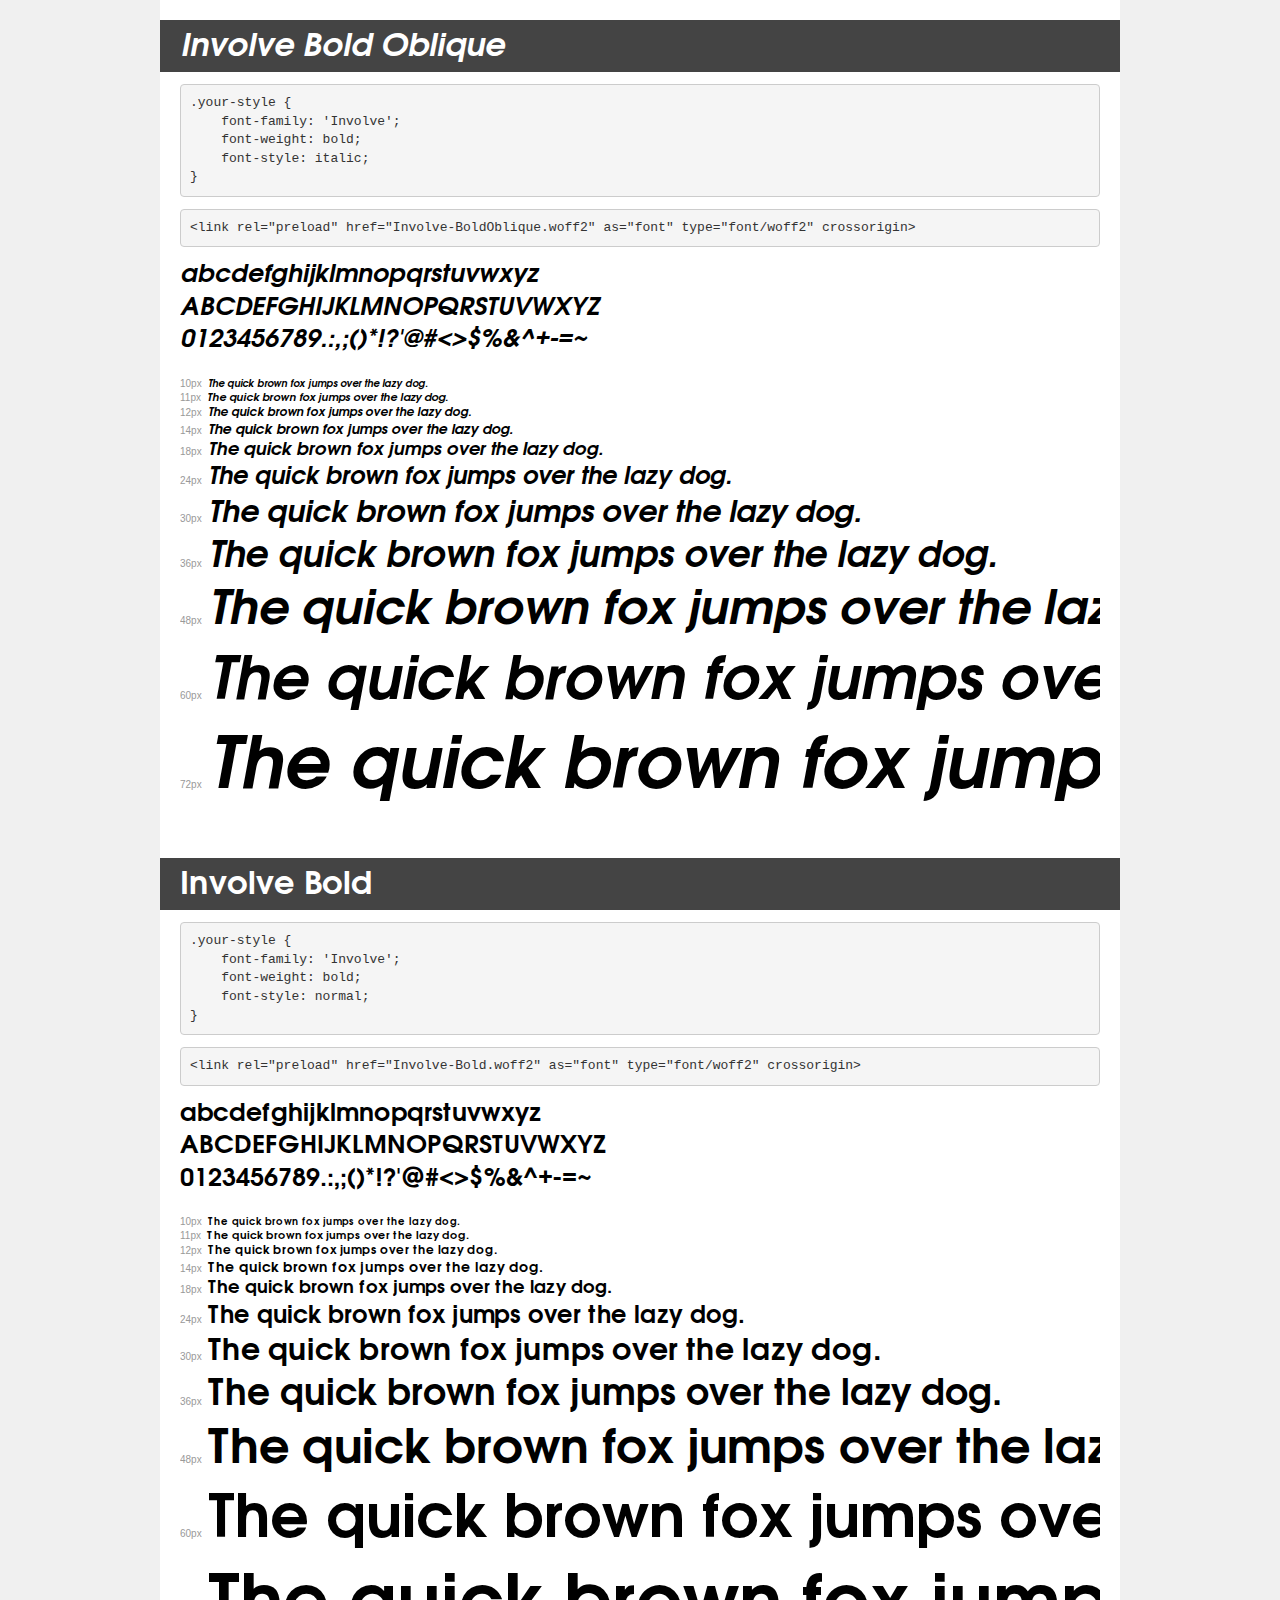
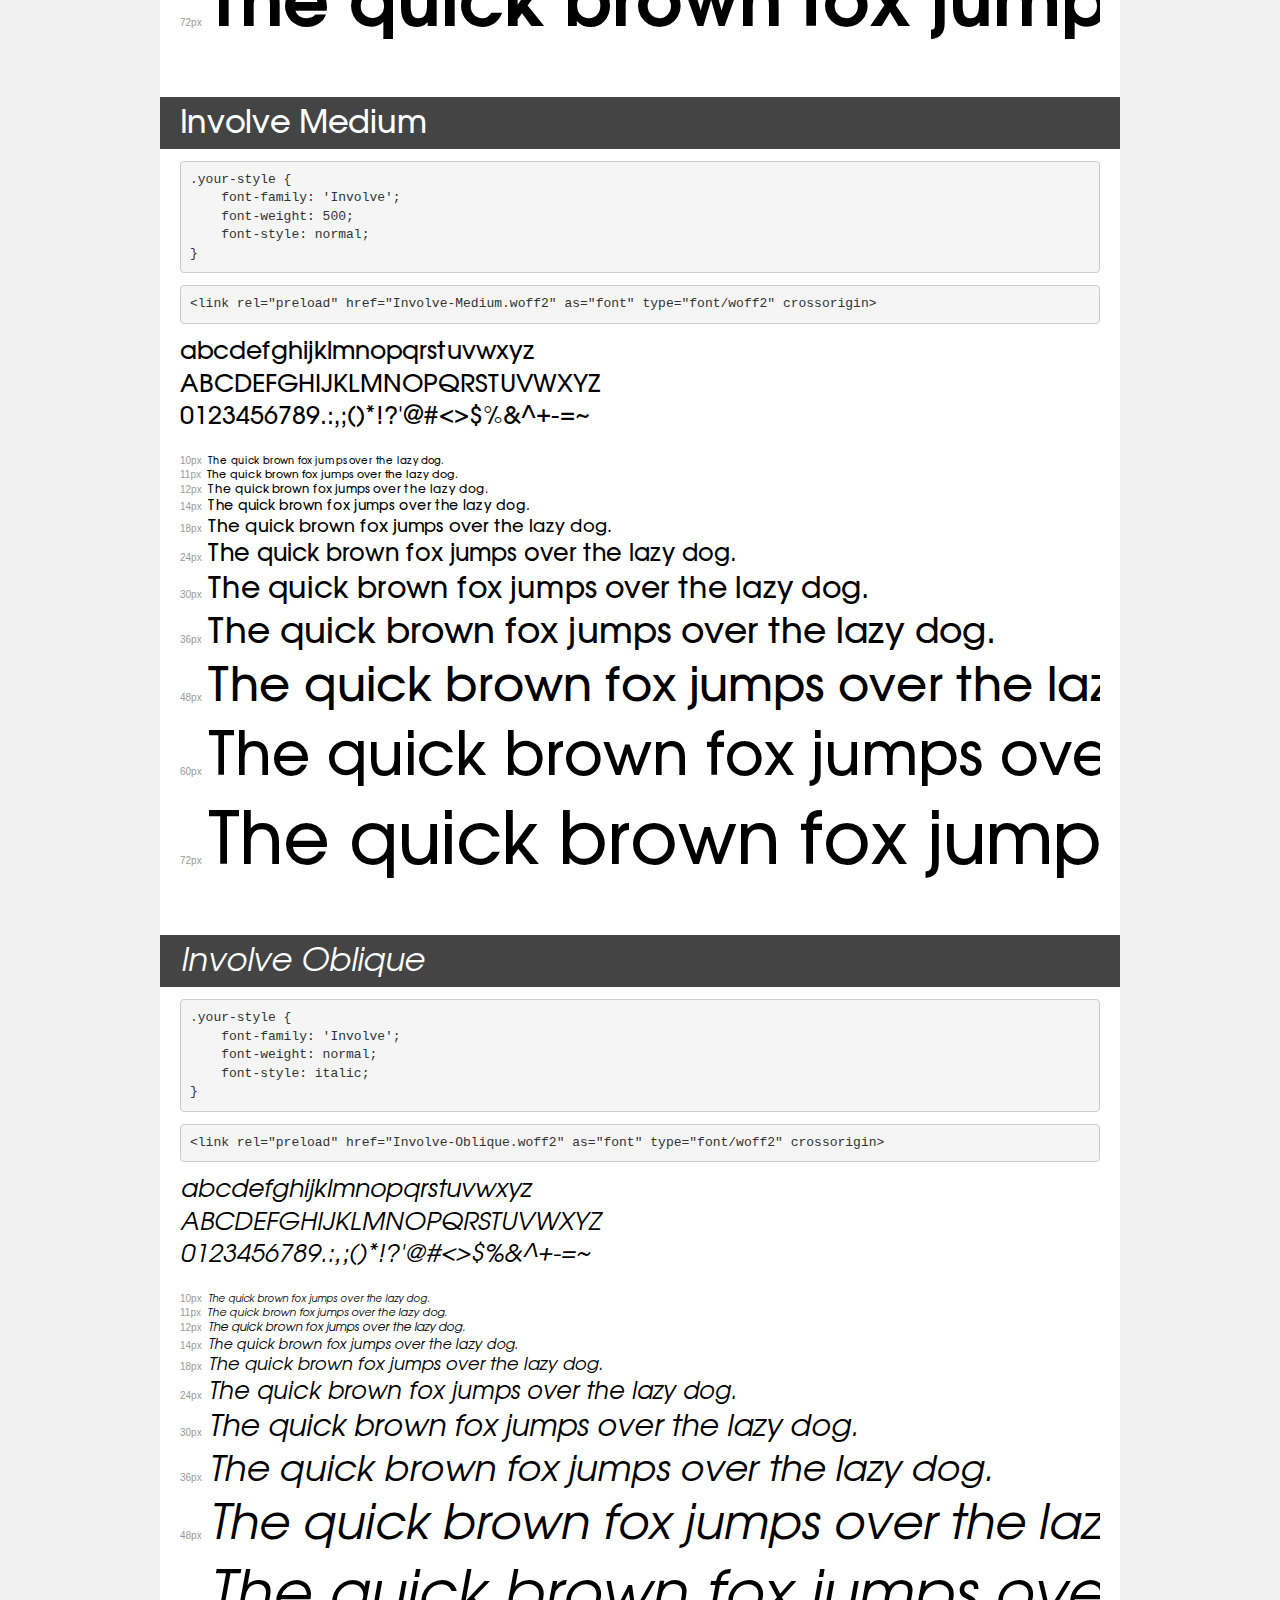
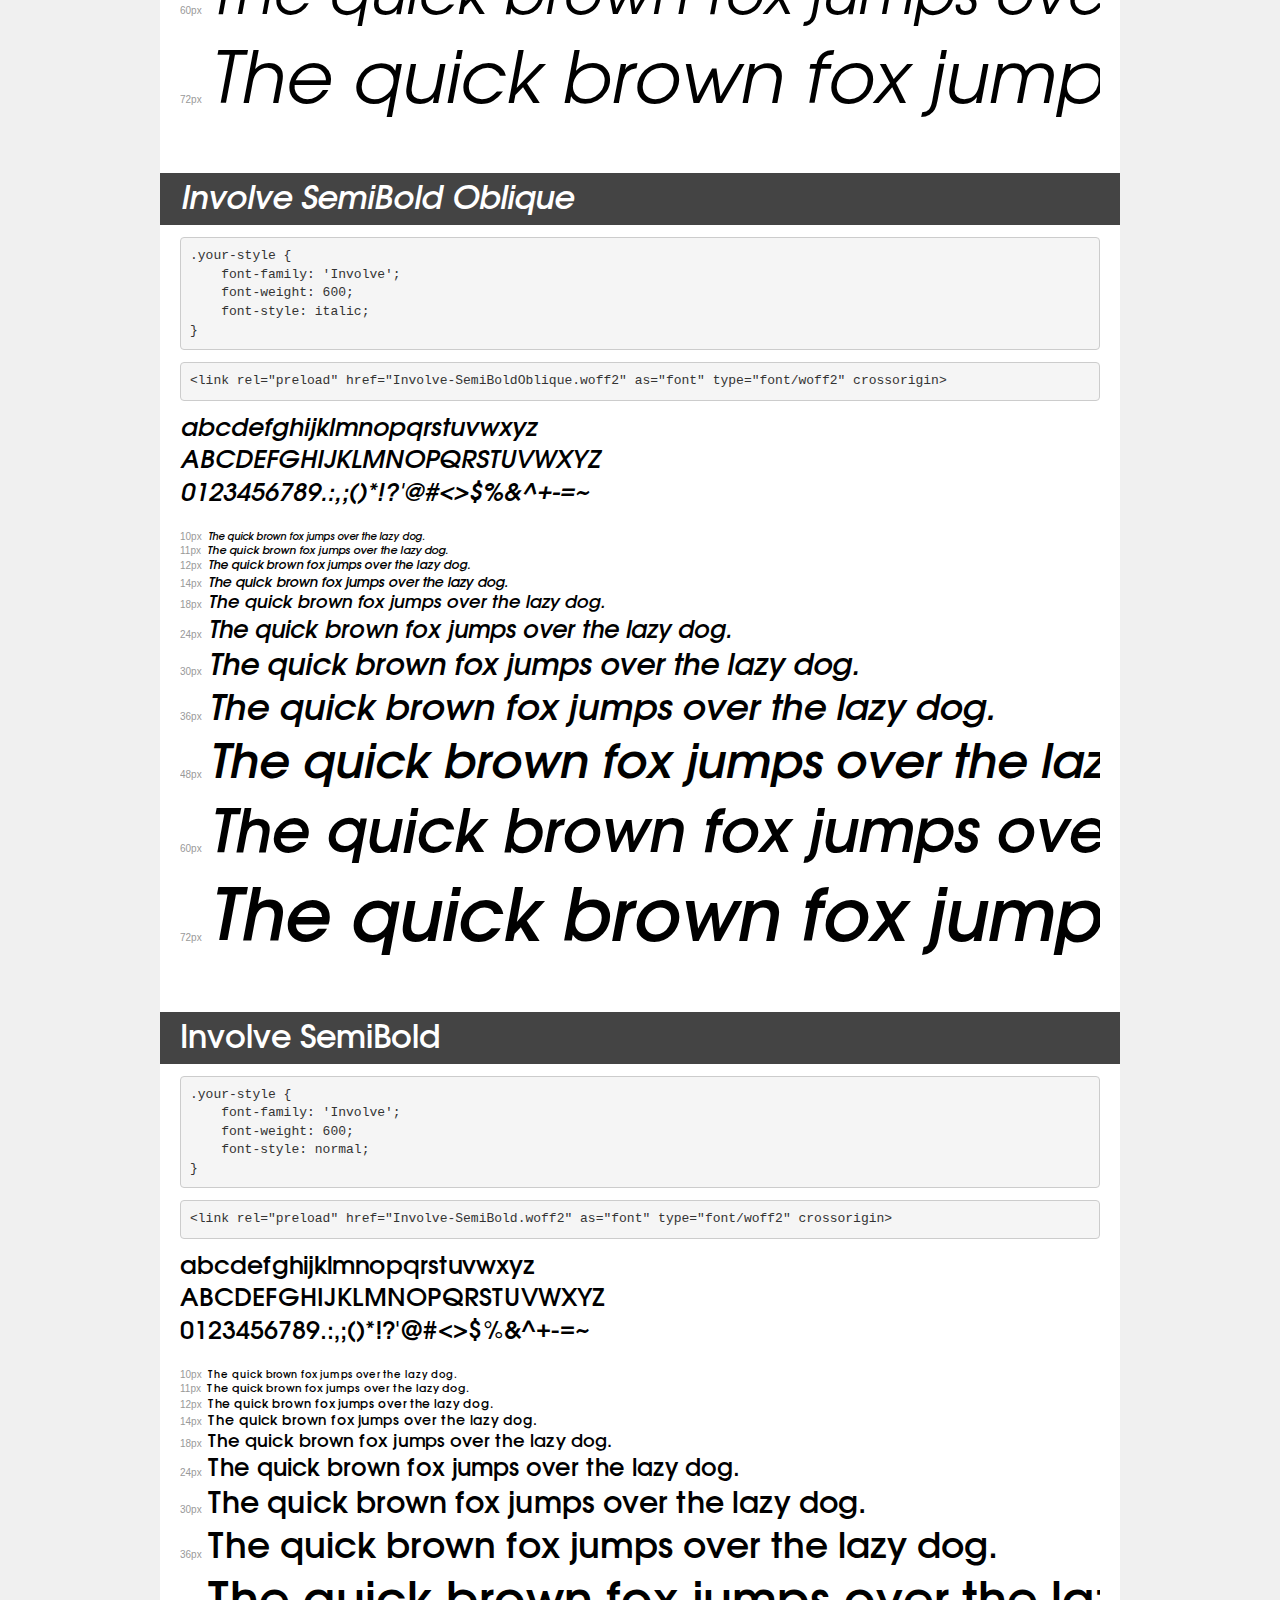
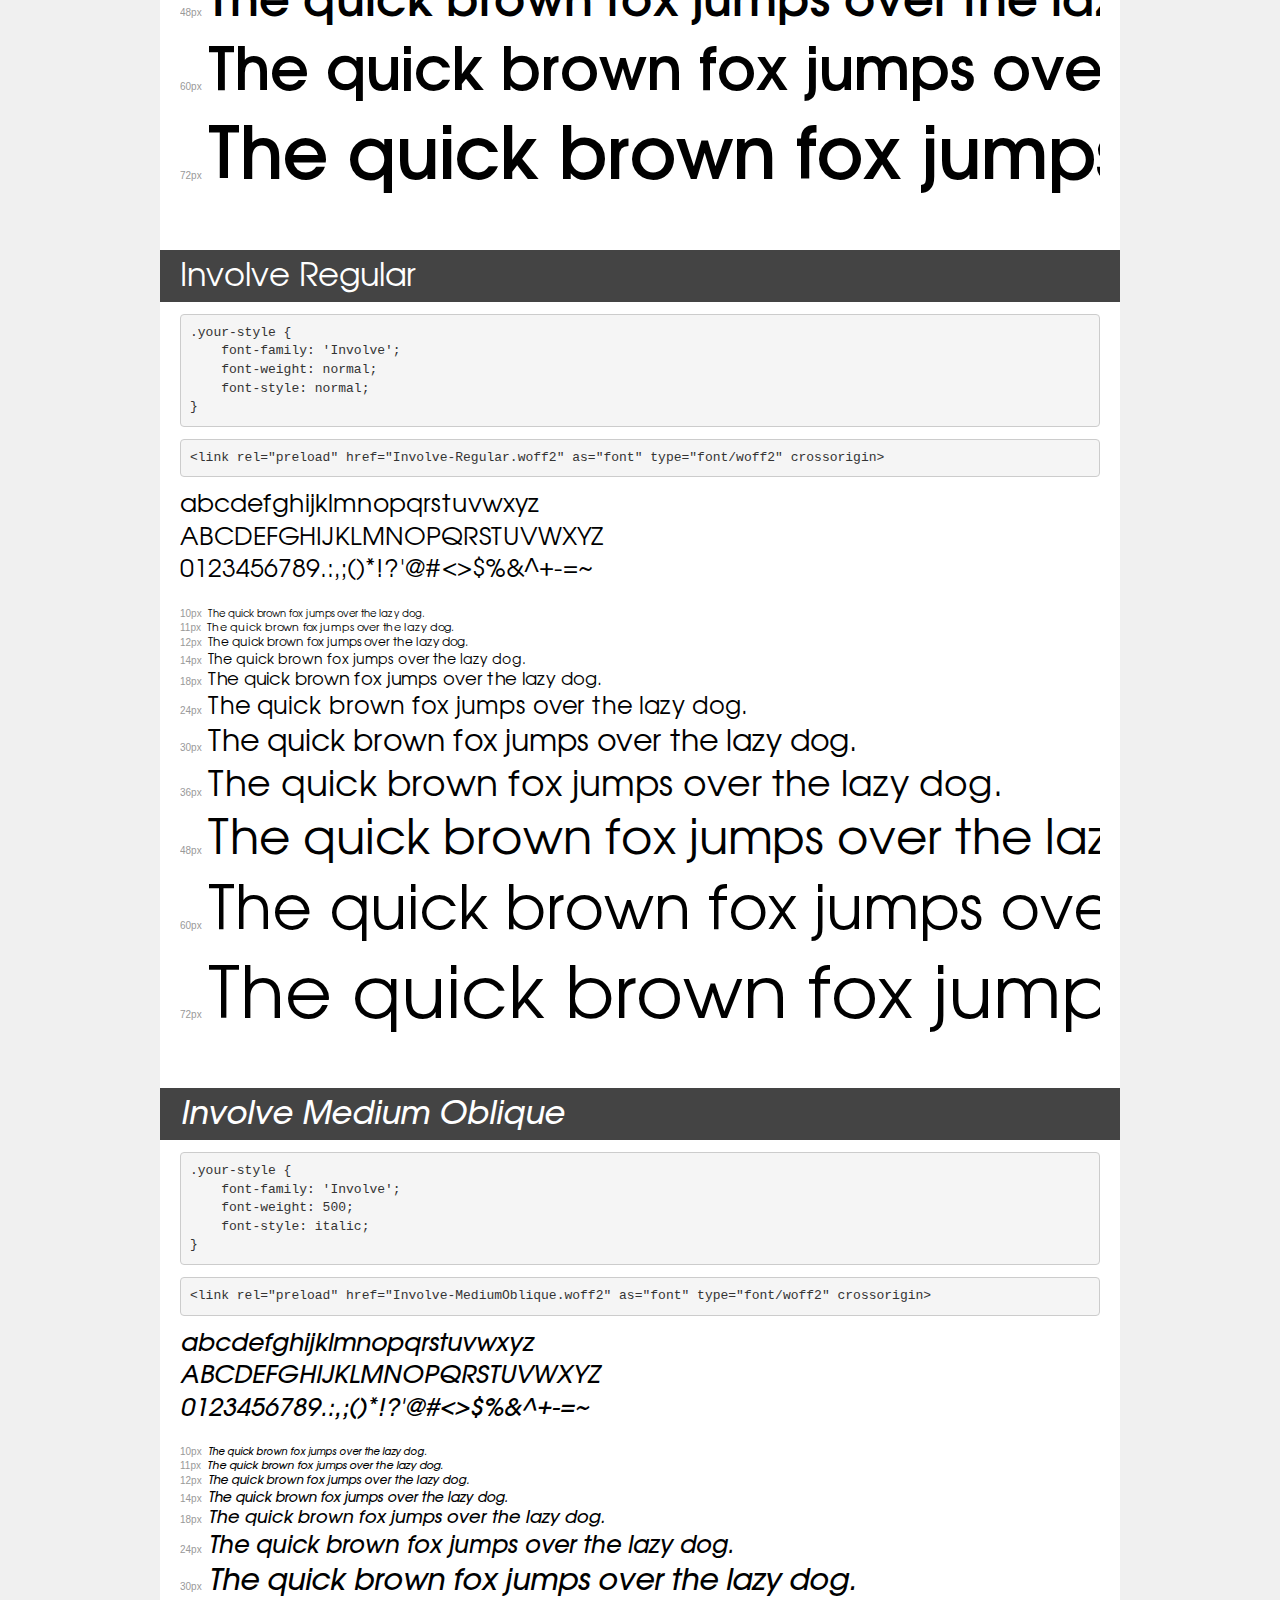
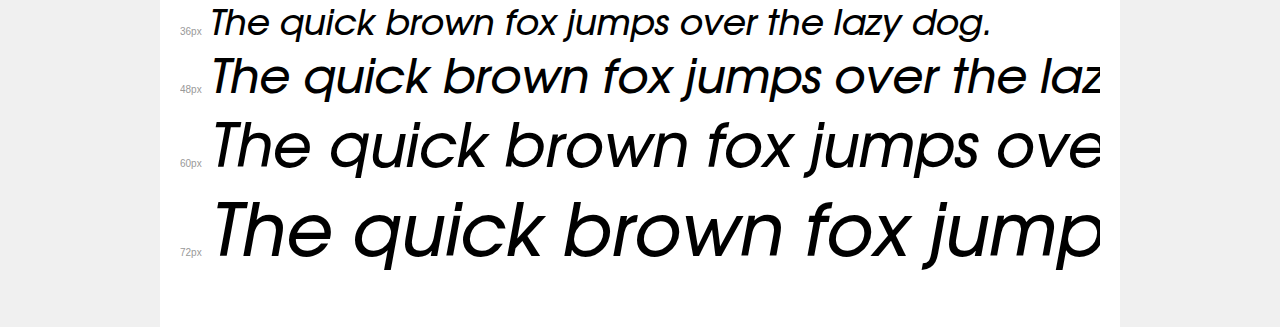
<file: fonts/demo.html>
<!DOCTYPE html>
<html lang="en">
<head>
    <meta charset="utf-8">
    <meta http-equiv="X-UA-Compatible" content="IE=edge">
    <meta name="viewport" content="width=device-width, initial-scale=1">
    <meta name="robots" content="noindex, noarchive">
    <meta name="format-detection" content="telephone=no">
    <title>Transfonter demo</title>
    <link href="stylesheet.css" rel="stylesheet">
    <style>
        /*
        http://meyerweb.com/eric/tools/css/reset/
        v2.0 | 20110126
        License: none (public domain)
        */
        html, body, div, span, applet, object, iframe,
        h1, h2, h3, h4, h5, h6, p, blockquote, pre,
        a, abbr, acronym, address, big, cite, code,
        del, dfn, em, img, ins, kbd, q, s, samp,
        small, strike, strong, sub, sup, tt, var,
        b, u, i, center,
        dl, dt, dd, ol, ul, li,
        fieldset, form, label, legend,
        table, caption, tbody, tfoot, thead, tr, th, td,
        article, aside, canvas, details, embed,
        figure, figcaption, footer, header, hgroup,
        menu, nav, output, ruby, section, summary,
        time, mark, audio, video {
            margin: 0;
            padding: 0;
            border: 0;
            font-size: 100%;
            font: inherit;
            vertical-align: baseline;
        }
        /* HTML5 display-role reset for older browsers */
        article, aside, details, figcaption, figure,
        footer, header, hgroup, menu, nav, section {
            display: block;
        }
        body {
            line-height: 1;
        }
        ol, ul {
            list-style: none;
        }
        blockquote, q {
            quotes: none;
        }
        blockquote:before, blockquote:after,
        q:before, q:after {
            content: '';
            content: none;
        }
        table {
            border-collapse: collapse;
            border-spacing: 0;
        }
        /* demo styles */
        body {
            background: #f0f0f0;
            color: #000;
        }
        .page {
            background: #fff;
            width: 920px;
            margin: 0 auto;
            padding: 20px 20px 0 20px;
            overflow: hidden;
        }
        .font-container {
            overflow-x: auto;
            overflow-y: hidden;
            margin-bottom: 40px;
            line-height: 1.3;
            white-space: nowrap;
            padding-bottom: 5px;
        }
        h1 {
            position: relative;
            background: #444;
            font-size: 32px;
            color: #fff;
            padding: 10px 20px;
            margin: 0 -20px 12px -20px;
        }
        .letters {
            font-size: 25px;
            margin-bottom: 20px;
        }
        .s10:before {
            content: '10px';
        }
        .s11:before {
            content: '11px';
        }
        .s12:before {
            content: '12px';
        }
        .s14:before {
            content: '14px';
        }
        .s18:before {
            content: '18px';
        }
        .s24:before {
            content: '24px';
        }
        .s30:before {
            content: '30px';
        }
        .s36:before {
            content: '36px';
        }
        .s48:before {
            content: '48px';
        }
        .s60:before {
            content: '60px';
        }
        .s72:before {
            content: '72px';
        }
        .s10:before, .s11:before, .s12:before, .s14:before,
        .s18:before, .s24:before, .s30:before, .s36:before,
        .s48:before, .s60:before, .s72:before {
            font-family: Arial, sans-serif;
            font-size: 10px;
            font-weight: normal;
            font-style: normal;
            color: #999;
            padding-right: 6px;
        }
        pre {
            display: block;
            padding: 9px;
            margin: 0 0 12px;
            font-family: Monaco, Menlo, Consolas, "Courier New", monospace;
            font-size: 13px;
            line-height: 1.428571429;
            color: #333;
            font-weight: normal;
            font-style: normal;
            background-color: #f5f5f5;
            border: 1px solid #ccc;
            overflow-x: auto;
            border-radius: 4px;
        }
        /* responsive */
        @media (max-width: 959px) {
            .page {
                width: auto;
                margin: 0;
            }
        }
    </style>
</head>
<body>
<div class="page">
    <div class="demo">
        <h1 style="font-family: 'Involve'; font-weight: bold; font-style: italic;">Involve Bold Oblique</h1>
        <pre title="Usage">.your-style {
    font-family: 'Involve';
    font-weight: bold;
    font-style: italic;
}</pre>
        <pre title="Preload (optional)">
&lt;link rel=&quot;preload&quot; href=&quot;Involve-BoldOblique.woff2&quot; as=&quot;font&quot; type=&quot;font/woff2&quot; crossorigin&gt;</pre>
        <div class="font-container" style="font-family: 'Involve'; font-weight: bold; font-style: italic;">
            <p class="letters">
                abcdefghijklmnopqrstuvwxyz<br>
ABCDEFGHIJKLMNOPQRSTUVWXYZ<br>
                0123456789.:,;()*!?'@#&lt;&gt;$%&^+-=~
            </p>
            <p class="s10" style="font-size: 10px;">The quick brown fox jumps over the lazy dog.</p>
            <p class="s11" style="font-size: 11px;">The quick brown fox jumps over the lazy dog.</p>
            <p class="s12" style="font-size: 12px;">The quick brown fox jumps over the lazy dog.</p>
            <p class="s14" style="font-size: 14px;">The quick brown fox jumps over the lazy dog.</p>
            <p class="s18" style="font-size: 18px;">The quick brown fox jumps over the lazy dog.</p>
            <p class="s24" style="font-size: 24px;">The quick brown fox jumps over the lazy dog.</p>
            <p class="s30" style="font-size: 30px;">The quick brown fox jumps over the lazy dog.</p>
            <p class="s36" style="font-size: 36px;">The quick brown fox jumps over the lazy dog.</p>
            <p class="s48" style="font-size: 48px;">The quick brown fox jumps over the lazy dog.</p>
            <p class="s60" style="font-size: 60px;">The quick brown fox jumps over the lazy dog.</p>
            <p class="s72" style="font-size: 72px;">The quick brown fox jumps over the lazy dog.</p>
        </div>
    </div>

    <div class="demo">
        <h1 style="font-family: 'Involve'; font-weight: bold; font-style: normal;">Involve Bold</h1>
        <pre title="Usage">.your-style {
    font-family: 'Involve';
    font-weight: bold;
    font-style: normal;
}</pre>
        <pre title="Preload (optional)">
&lt;link rel=&quot;preload&quot; href=&quot;Involve-Bold.woff2&quot; as=&quot;font&quot; type=&quot;font/woff2&quot; crossorigin&gt;</pre>
        <div class="font-container" style="font-family: 'Involve'; font-weight: bold; font-style: normal;">
            <p class="letters">
                abcdefghijklmnopqrstuvwxyz<br>
ABCDEFGHIJKLMNOPQRSTUVWXYZ<br>
                0123456789.:,;()*!?'@#&lt;&gt;$%&^+-=~
            </p>
            <p class="s10" style="font-size: 10px;">The quick brown fox jumps over the lazy dog.</p>
            <p class="s11" style="font-size: 11px;">The quick brown fox jumps over the lazy dog.</p>
            <p class="s12" style="font-size: 12px;">The quick brown fox jumps over the lazy dog.</p>
            <p class="s14" style="font-size: 14px;">The quick brown fox jumps over the lazy dog.</p>
            <p class="s18" style="font-size: 18px;">The quick brown fox jumps over the lazy dog.</p>
            <p class="s24" style="font-size: 24px;">The quick brown fox jumps over the lazy dog.</p>
            <p class="s30" style="font-size: 30px;">The quick brown fox jumps over the lazy dog.</p>
            <p class="s36" style="font-size: 36px;">The quick brown fox jumps over the lazy dog.</p>
            <p class="s48" style="font-size: 48px;">The quick brown fox jumps over the lazy dog.</p>
            <p class="s60" style="font-size: 60px;">The quick brown fox jumps over the lazy dog.</p>
            <p class="s72" style="font-size: 72px;">The quick brown fox jumps over the lazy dog.</p>
        </div>
    </div>

    <div class="demo">
        <h1 style="font-family: 'Involve'; font-weight: 500; font-style: normal;">Involve Medium</h1>
        <pre title="Usage">.your-style {
    font-family: 'Involve';
    font-weight: 500;
    font-style: normal;
}</pre>
        <pre title="Preload (optional)">
&lt;link rel=&quot;preload&quot; href=&quot;Involve-Medium.woff2&quot; as=&quot;font&quot; type=&quot;font/woff2&quot; crossorigin&gt;</pre>
        <div class="font-container" style="font-family: 'Involve'; font-weight: 500; font-style: normal;">
            <p class="letters">
                abcdefghijklmnopqrstuvwxyz<br>
ABCDEFGHIJKLMNOPQRSTUVWXYZ<br>
                0123456789.:,;()*!?'@#&lt;&gt;$%&^+-=~
            </p>
            <p class="s10" style="font-size: 10px;">The quick brown fox jumps over the lazy dog.</p>
            <p class="s11" style="font-size: 11px;">The quick brown fox jumps over the lazy dog.</p>
            <p class="s12" style="font-size: 12px;">The quick brown fox jumps over the lazy dog.</p>
            <p class="s14" style="font-size: 14px;">The quick brown fox jumps over the lazy dog.</p>
            <p class="s18" style="font-size: 18px;">The quick brown fox jumps over the lazy dog.</p>
            <p class="s24" style="font-size: 24px;">The quick brown fox jumps over the lazy dog.</p>
            <p class="s30" style="font-size: 30px;">The quick brown fox jumps over the lazy dog.</p>
            <p class="s36" style="font-size: 36px;">The quick brown fox jumps over the lazy dog.</p>
            <p class="s48" style="font-size: 48px;">The quick brown fox jumps over the lazy dog.</p>
            <p class="s60" style="font-size: 60px;">The quick brown fox jumps over the lazy dog.</p>
            <p class="s72" style="font-size: 72px;">The quick brown fox jumps over the lazy dog.</p>
        </div>
    </div>

    <div class="demo">
        <h1 style="font-family: 'Involve'; font-weight: normal; font-style: italic;">Involve Oblique</h1>
        <pre title="Usage">.your-style {
    font-family: 'Involve';
    font-weight: normal;
    font-style: italic;
}</pre>
        <pre title="Preload (optional)">
&lt;link rel=&quot;preload&quot; href=&quot;Involve-Oblique.woff2&quot; as=&quot;font&quot; type=&quot;font/woff2&quot; crossorigin&gt;</pre>
        <div class="font-container" style="font-family: 'Involve'; font-weight: normal; font-style: italic;">
            <p class="letters">
                abcdefghijklmnopqrstuvwxyz<br>
ABCDEFGHIJKLMNOPQRSTUVWXYZ<br>
                0123456789.:,;()*!?'@#&lt;&gt;$%&^+-=~
            </p>
            <p class="s10" style="font-size: 10px;">The quick brown fox jumps over the lazy dog.</p>
            <p class="s11" style="font-size: 11px;">The quick brown fox jumps over the lazy dog.</p>
            <p class="s12" style="font-size: 12px;">The quick brown fox jumps over the lazy dog.</p>
            <p class="s14" style="font-size: 14px;">The quick brown fox jumps over the lazy dog.</p>
            <p class="s18" style="font-size: 18px;">The quick brown fox jumps over the lazy dog.</p>
            <p class="s24" style="font-size: 24px;">The quick brown fox jumps over the lazy dog.</p>
            <p class="s30" style="font-size: 30px;">The quick brown fox jumps over the lazy dog.</p>
            <p class="s36" style="font-size: 36px;">The quick brown fox jumps over the lazy dog.</p>
            <p class="s48" style="font-size: 48px;">The quick brown fox jumps over the lazy dog.</p>
            <p class="s60" style="font-size: 60px;">The quick brown fox jumps over the lazy dog.</p>
            <p class="s72" style="font-size: 72px;">The quick brown fox jumps over the lazy dog.</p>
        </div>
    </div>

    <div class="demo">
        <h1 style="font-family: 'Involve'; font-weight: 600; font-style: italic;">Involve SemiBold Oblique</h1>
        <pre title="Usage">.your-style {
    font-family: 'Involve';
    font-weight: 600;
    font-style: italic;
}</pre>
        <pre title="Preload (optional)">
&lt;link rel=&quot;preload&quot; href=&quot;Involve-SemiBoldOblique.woff2&quot; as=&quot;font&quot; type=&quot;font/woff2&quot; crossorigin&gt;</pre>
        <div class="font-container" style="font-family: 'Involve'; font-weight: 600; font-style: italic;">
            <p class="letters">
                abcdefghijklmnopqrstuvwxyz<br>
ABCDEFGHIJKLMNOPQRSTUVWXYZ<br>
                0123456789.:,;()*!?'@#&lt;&gt;$%&^+-=~
            </p>
            <p class="s10" style="font-size: 10px;">The quick brown fox jumps over the lazy dog.</p>
            <p class="s11" style="font-size: 11px;">The quick brown fox jumps over the lazy dog.</p>
            <p class="s12" style="font-size: 12px;">The quick brown fox jumps over the lazy dog.</p>
            <p class="s14" style="font-size: 14px;">The quick brown fox jumps over the lazy dog.</p>
            <p class="s18" style="font-size: 18px;">The quick brown fox jumps over the lazy dog.</p>
            <p class="s24" style="font-size: 24px;">The quick brown fox jumps over the lazy dog.</p>
            <p class="s30" style="font-size: 30px;">The quick brown fox jumps over the lazy dog.</p>
            <p class="s36" style="font-size: 36px;">The quick brown fox jumps over the lazy dog.</p>
            <p class="s48" style="font-size: 48px;">The quick brown fox jumps over the lazy dog.</p>
            <p class="s60" style="font-size: 60px;">The quick brown fox jumps over the lazy dog.</p>
            <p class="s72" style="font-size: 72px;">The quick brown fox jumps over the lazy dog.</p>
        </div>
    </div>

    <div class="demo">
        <h1 style="font-family: 'Involve'; font-weight: 600; font-style: normal;">Involve SemiBold</h1>
        <pre title="Usage">.your-style {
    font-family: 'Involve';
    font-weight: 600;
    font-style: normal;
}</pre>
        <pre title="Preload (optional)">
&lt;link rel=&quot;preload&quot; href=&quot;Involve-SemiBold.woff2&quot; as=&quot;font&quot; type=&quot;font/woff2&quot; crossorigin&gt;</pre>
        <div class="font-container" style="font-family: 'Involve'; font-weight: 600; font-style: normal;">
            <p class="letters">
                abcdefghijklmnopqrstuvwxyz<br>
ABCDEFGHIJKLMNOPQRSTUVWXYZ<br>
                0123456789.:,;()*!?'@#&lt;&gt;$%&^+-=~
            </p>
            <p class="s10" style="font-size: 10px;">The quick brown fox jumps over the lazy dog.</p>
            <p class="s11" style="font-size: 11px;">The quick brown fox jumps over the lazy dog.</p>
            <p class="s12" style="font-size: 12px;">The quick brown fox jumps over the lazy dog.</p>
            <p class="s14" style="font-size: 14px;">The quick brown fox jumps over the lazy dog.</p>
            <p class="s18" style="font-size: 18px;">The quick brown fox jumps over the lazy dog.</p>
            <p class="s24" style="font-size: 24px;">The quick brown fox jumps over the lazy dog.</p>
            <p class="s30" style="font-size: 30px;">The quick brown fox jumps over the lazy dog.</p>
            <p class="s36" style="font-size: 36px;">The quick brown fox jumps over the lazy dog.</p>
            <p class="s48" style="font-size: 48px;">The quick brown fox jumps over the lazy dog.</p>
            <p class="s60" style="font-size: 60px;">The quick brown fox jumps over the lazy dog.</p>
            <p class="s72" style="font-size: 72px;">The quick brown fox jumps over the lazy dog.</p>
        </div>
    </div>

    <div class="demo">
        <h1 style="font-family: 'Involve'; font-weight: normal; font-style: normal;">Involve Regular</h1>
        <pre title="Usage">.your-style {
    font-family: 'Involve';
    font-weight: normal;
    font-style: normal;
}</pre>
        <pre title="Preload (optional)">
&lt;link rel=&quot;preload&quot; href=&quot;Involve-Regular.woff2&quot; as=&quot;font&quot; type=&quot;font/woff2&quot; crossorigin&gt;</pre>
        <div class="font-container" style="font-family: 'Involve'; font-weight: normal; font-style: normal;">
            <p class="letters">
                abcdefghijklmnopqrstuvwxyz<br>
ABCDEFGHIJKLMNOPQRSTUVWXYZ<br>
                0123456789.:,;()*!?'@#&lt;&gt;$%&^+-=~
            </p>
            <p class="s10" style="font-size: 10px;">The quick brown fox jumps over the lazy dog.</p>
            <p class="s11" style="font-size: 11px;">The quick brown fox jumps over the lazy dog.</p>
            <p class="s12" style="font-size: 12px;">The quick brown fox jumps over the lazy dog.</p>
            <p class="s14" style="font-size: 14px;">The quick brown fox jumps over the lazy dog.</p>
            <p class="s18" style="font-size: 18px;">The quick brown fox jumps over the lazy dog.</p>
            <p class="s24" style="font-size: 24px;">The quick brown fox jumps over the lazy dog.</p>
            <p class="s30" style="font-size: 30px;">The quick brown fox jumps over the lazy dog.</p>
            <p class="s36" style="font-size: 36px;">The quick brown fox jumps over the lazy dog.</p>
            <p class="s48" style="font-size: 48px;">The quick brown fox jumps over the lazy dog.</p>
            <p class="s60" style="font-size: 60px;">The quick brown fox jumps over the lazy dog.</p>
            <p class="s72" style="font-size: 72px;">The quick brown fox jumps over the lazy dog.</p>
        </div>
    </div>

    <div class="demo">
        <h1 style="font-family: 'Involve'; font-weight: 500; font-style: italic;">Involve Medium Oblique</h1>
        <pre title="Usage">.your-style {
    font-family: 'Involve';
    font-weight: 500;
    font-style: italic;
}</pre>
        <pre title="Preload (optional)">
&lt;link rel=&quot;preload&quot; href=&quot;Involve-MediumOblique.woff2&quot; as=&quot;font&quot; type=&quot;font/woff2&quot; crossorigin&gt;</pre>
        <div class="font-container" style="font-family: 'Involve'; font-weight: 500; font-style: italic;">
            <p class="letters">
                abcdefghijklmnopqrstuvwxyz<br>
ABCDEFGHIJKLMNOPQRSTUVWXYZ<br>
                0123456789.:,;()*!?'@#&lt;&gt;$%&^+-=~
            </p>
            <p class="s10" style="font-size: 10px;">The quick brown fox jumps over the lazy dog.</p>
            <p class="s11" style="font-size: 11px;">The quick brown fox jumps over the lazy dog.</p>
            <p class="s12" style="font-size: 12px;">The quick brown fox jumps over the lazy dog.</p>
            <p class="s14" style="font-size: 14px;">The quick brown fox jumps over the lazy dog.</p>
            <p class="s18" style="font-size: 18px;">The quick brown fox jumps over the lazy dog.</p>
            <p class="s24" style="font-size: 24px;">The quick brown fox jumps over the lazy dog.</p>
            <p class="s30" style="font-size: 30px;">The quick brown fox jumps over the lazy dog.</p>
            <p class="s36" style="font-size: 36px;">The quick brown fox jumps over the lazy dog.</p>
            <p class="s48" style="font-size: 48px;">The quick brown fox jumps over the lazy dog.</p>
            <p class="s60" style="font-size: 60px;">The quick brown fox jumps over the lazy dog.</p>
            <p class="s72" style="font-size: 72px;">The quick brown fox jumps over the lazy dog.</p>
        </div>
    </div>

</div>
</body>
</html>
</file>
<file: fonts/stylesheet.css>
@font-face {
    font-family: 'Involve';
    src: url('Involve-BoldOblique.woff2') format('woff2'),
        url('Involve-BoldOblique.woff') format('woff');
    font-weight: bold;
    font-style: italic;
    font-display: swap;
}

@font-face {
    font-family: 'Involve';
    src: url('Involve-Bold.woff2') format('woff2'),
        url('Involve-Bold.woff') format('woff');
    font-weight: bold;
    font-style: normal;
    font-display: swap;
}

@font-face {
    font-family: 'Involve';
    src: url('Involve-Medium.woff2') format('woff2'),
        url('Involve-Medium.woff') format('woff');
    font-weight: 500;
    font-style: normal;
    font-display: swap;
}

@font-face {
    font-family: 'Involve';
    src: url('Involve-Oblique.woff2') format('woff2'),
        url('Involve-Oblique.woff') format('woff');
    font-weight: normal;
    font-style: italic;
    font-display: swap;
}

@font-face {
    font-family: 'Involve';
    src: url('Involve-SemiBoldOblique.woff2') format('woff2'),
        url('Involve-SemiBoldOblique.woff') format('woff');
    font-weight: 600;
    font-style: italic;
    font-display: swap;
}

@font-face {
    font-family: 'Involve';
    src: url('Involve-SemiBold.woff2') format('woff2'),
        url('Involve-SemiBold.woff') format('woff');
    font-weight: 600;
    font-style: normal;
    font-display: swap;
}

@font-face {
    font-family: 'Involve';
    src: url('Involve-Regular.woff2') format('woff2'),
        url('Involve-Regular.woff') format('woff');
    font-weight: normal;
    font-style: normal;
    font-display: swap;
}

@font-face {
    font-family: 'Involve';
    src: url('Involve-MediumOblique.woff2') format('woff2'),
        url('Involve-MediumOblique.woff') format('woff');
    font-weight: 500;
    font-style: italic;
    font-display: swap;
}
</file>
<file: css/style.css>
body {
  font-family: "Involve", sans-serif;
  box-sizing: border-box;
  padding: 0;
  margin: 0;
}

a {
  text-decoration: none;
}

.wrapper {
  overflow: hidden;
  max-width: 100%;
}

.hero-block {
  background-image: url("../images/hero-bg.png");
  background-repeat: no-repeat;
  background-size: cover;
  background-position: center;
}

.header {
  padding: 12px 0;
}

.navbar {
  position: relative;
  padding-bottom: 15px;
}

.navbar::after {
  content: "";

  width: 98%;
  height: 1px;
  position: absolute;
  bottom: 0px;
  left: 1%;
  margin: 0 auto;
  z-index: 9;
  background: rgb(209, 231, 254);
}

.navbar-brand {
  display: flex;
  align-items: center;
  gap: 15px;
  margin-right: 0;

  color: rgb(6, 149, 214);
  font-size: 20px;
  font-weight: 600;
  line-height: 130%;
  letter-spacing: 0%;
}

.navbar-nav {
  margin: 0 13%;
}

.navbar-nav .nav-link {
  color: rgb(46, 51, 67);
  font-size: 16px;
  font-weight: 500;
  line-height: 150%;
  letter-spacing: 0%;
}

.header-actions {
  display: flex;
  align-items: center;
  gap: 70px;
}

.header-actions .header-call {
  display: flex;
  align-items: center;
  flex-direction: column;
}

.header-actions .header-call a {
  display: block;
}

.header-actions .header-call .phone {
  color: rgb(46, 51, 67);
  font-size: 22px;
  font-weight: 700;
  line-height: 150%;
  letter-spacing: 0%;

  display: flex;
  align-items: center;
  gap: 4px;
}

.header-actions .header-call .mail {
  color: rgb(46, 51, 67);
  font-size: 15px;
  font-weight: 500;
  line-height: 150%;
  letter-spacing: 0%;
}

.header-cabinet a {
  display: block;

  color: rgb(255, 255, 255);
  font-size: 15px;
  font-weight: 500;
  line-height: 150%;
  letter-spacing: 0%;

  padding: 13px 25px;
  border-radius: 24px;
  background: rgb(173, 218, 179);
}

.header-cabinet a img {
  margin-right: 10px;
}

/* Hero */
.hero {
  padding-top: 80px;
}

.hero-text1 {
  color: rgb(29, 104, 184);
  font-size: 18px;
  font-weight: 500;
  line-height: 150%;
  letter-spacing: 0%;
  text-align: center;

  border-radius: 40px;

  background: rgb(255, 255, 255);
  opacity: 0.6;

  padding: 14px 30px;

  width: 680px;
  max-width: 100%;
  margin: 0 auto;
  margin-bottom: 30px;
}

.text-area {
  margin-bottom: 90px;
}

.text-area__title {
  background: -webkit-linear-gradient(
      269.99deg,
      #2e3343 -39.78%,
      #1d68b8 21.25%,
      #1d68b8 105.91%
    ),
    linear-gradient(0deg, #2e3343, #2e3343),
    linear-gradient(0deg, #307dcf, #307dcf);
  -webkit-background-clip: text;
  -webkit-text-fill-color: transparent;
  font-size: 64px;
  font-weight: 700;
  line-height: 130%;
  letter-spacing: 0%;
  text-align: center;
  margin-bottom: 15px;
}

.text-area__title span {
  border: 3px solid rgb(120, 184, 252);
  border-radius: 70%;
  padding: 20px 10px;
}

.text-area__para {
  font-size: 42px;
  font-weight: 500;
  line-height: 135%;
  letter-spacing: 0%;
  text-align: center;

  width: 820px;
  max-width: 100%;
  margin: 0 auto;
  position: relative;
}

.text-area__para span {
  color: rgba(120, 184, 252, 1);
}

.text-area__para img {
  position: absolute;
  top: -60px;
  left: -28px;
}

/* OFFER */
.offer-block {
  margin-bottom: 70px;
}

.offer-item__img {
  display: flex;
  align-items: center;
  justify-content: center;
  position: relative;
  overflow: hidden;
  max-width: 609px;
  width: 100%;
  height: 320px;
  margin: 0 auto;
}

.offer-item__img img {
  width: 100%;
}

.offer-item__info {
  border-radius: 50px;
  padding: 200px 25px 36px 35px;
  margin-top: -140px;
}

.offer-item__info-blue {
  background: rgb(241, 251, 255);
}

.offer-item__info-green {
  background: rgba(244, 253, 245, 1);
}

.offer-item__info-title {
  color: rgb(46, 51, 67);
  font-size: 36px;
  font-weight: 500;
  line-height: 135%;
  letter-spacing: 0%;
}

.offer-item__info-text {
  color: rgb(46, 51, 67);
  font-size: 16px;
  font-weight: 500;
  line-height: 180%;
  letter-spacing: 0%;
  margin-bottom: 30px;
}

.offer-boxes .col-lg-6 {
  padding: 25px 10px 30px 15px;
  border-radius: 20px;

  background: rgb(255, 255, 255);

  position: relative;

  width: 48%;
}

.offer-boxes__text {
  width: 265px;
  color: rgb(46, 51, 67);
  font-size: 14px;
  font-weight: 400;
  line-height: 170%;
  letter-spacing: 0%;
  padding-right: 10px;
}

.offer-boxes__text span {
  font-weight: 600;
}

.offer-boxes__number {
  display: block;
  text-align: right;
  color: rgb(241, 251, 255);
  font-size: 48px;
  font-weight: 700;
  letter-spacing: 0%;

  position: absolute;
  right: 10px;
  bottom: 10px;
}
.green-number {
  color: rgba(244, 253, 245, 1);
}
.hero-btn__area .btn {
  font-size: 16px;
  font-weight: 600;
  line-height: 21px;
  letter-spacing: 10%;
  text-align: center;
  text-transform: uppercase;

  border-radius: 20px;

  padding: 45px 90px 40px 90px;
  position: relative;

  overflow: hidden;

  transition: 300ms;
}

.hero-btn__area .btn-register {
  color: rgb(29, 104, 184);
  background-image:
    radial-gradient(
        706.46% 128.81% at 50% 42%,
        rgba(255, 255, 255, 0.51),
        rgba(255, 255, 255, 0) 100%
      )
      /* warning: gradient uses a rotation that is not supported by CSS and may not behave as expected */,
    radial-gradient(
        1267.69% 165.24% at 98% 113.99999999999999%,
        rgb(120, 184, 252),
        rgb(120, 184, 252) 100%
      )
      /* warning: gradient uses a rotation that is not supported by CSS and may not behave as expected */;
}

.hero-btn__area .btn-register:hover::after {
  content: "";
  display: block;
  width: 45px;
  height: 100%;
  position: absolute;
  opacity: 0.3;
  top: 0;
  left: 30px;
  background:
    radial-gradient(
        706.46% 128.81% at 50% 42%,
        rgba(255, 255, 255, 0.8),
        rgba(255, 255, 255, 0) 100%
      )
      /* warning: gradient uses a rotation that is not supported by CSS and may not behave as expected */,
    radial-gradient(
      1267.69% 165.24% at 98% 113.99999999999999%,
      rgb(120, 184, 252),
      rgb(120, 184, 252) 100%
    );
  /* warning: gradient uses a rotation that is not supported by CSS and may not behave as expected */
  transform: skew(-45deg, 0deg);
  animation: move-on 3s ease-in infinite;
}

.hero-btn__area .btn-view {
  color: rgb(113, 170, 120);

  background:
    radial-gradient(
        706.46% 128.81% at 50% 42%,
        rgba(255, 255, 255, 0.51),
        rgba(255, 255, 255, 0) 100%
      )
      /* warning: gradient uses a rotation that is not supported by CSS and may not behave as expected */,
    radial-gradient(
        1267.69% 165.24% at 98% 113.99999999999999%,
        rgb(173, 218, 179),
        rgb(173, 218, 179) 100%
      )
      /* warning: gradient uses a rotation that is not supported by CSS and may not behave as expected */;
}

.hero-btn__area .btn-view:hover::after {
  content: "";
  display: block;
  width: 45px;
  height: 100%;
  position: absolute;
  opacity: 0.3;
  top: 0;
  left: 30px;
  background:
    radial-gradient(
        706.46% 128.81% at 50% 42%,
        rgba(255, 255, 255, 0.8),
        rgba(255, 255, 255, 0) 100%
      )
      /* warning: gradient uses a rotation that is not supported by CSS and may not behave as expected */,
    radial-gradient(
        1267.69% 165.24% at 98% 113.99999999999999%,
        rgb(173, 218, 179),
        rgb(173, 218, 179) 100%
      )
      /* warning: gradient uses a rotation that is not supported by CSS and may not behave as expected */;
  transform: skew(-45deg, 0deg);
  animation: move-on 3s ease-in infinite;
}

.hero-btn__area .btn-purple {
  color: rgb(154, 123, 194);
  background-image:
    radial-gradient(
        706.46% 128.81% at 50% 42%,
        rgba(255, 255, 255, 0.51),
        rgba(255, 255, 255, 0) 100%
      )
      /* warning: gradient uses a rotation that is not supported by CSS and may not behave as expected */,
    radial-gradient(
        1267.69% 165.24% at 98% 113.99999999999999%,
        rgb(214, 197, 235),
        rgb(214, 197, 235) 100%
      )
      /* warning: gradient uses a rotation that is not supported by CSS and may not behave as expected */;
}

.hero-btn__area .btn-purple:hover::after {
  content: "";
  display: block;
  width: 45px;
  height: 100%;
  position: absolute;
  opacity: 0.3;
  top: 0;
  left: 30px;
  background:
    radial-gradient(
        706.46% 128.81% at 50% 42%,
        rgba(255, 255, 255, 0.8),
        rgba(255, 255, 255, 0) 100%
      )
      /* warning: gradient uses a rotation that is not supported by CSS and may not behave as expected */,
    radial-gradient(
        1267.69% 165.24% at 98% 113.99999999999999%,
        rgb(173, 218, 179),
        rgb(173, 218, 179) 100%
      )
      /* warning: gradient uses a rotation that is not supported by CSS and may not behave as expected */;
  transform: skew(-45deg, 0deg);
  animation: move-on 3s ease-in infinite;
}

@keyframes move-on {
  0% {
    left: 0%;
  }

  20% {
    left: 120%;
  }

  100% {
    left: 130%;
  }
}
/* package */
.package {
  background-image: url("../images/package-bg.png");
  background-size: cover;
  background-repeat: no-repeat;
  background-position: center center;
  padding-top: 130px;
}

.title h2 {
  color: rgb(46, 51, 67);
  font-size: 42px;
  font-weight: 500;
  line-height: 135%;
  letter-spacing: 0%;
}

.package-item {
  border: 2px solid rgb(243, 240, 247);
  border-radius: 50px;
  background: rgb(255, 255, 255);
  padding: 45px 30px 45px 45px;
}

.package-item__icon {
  margin-bottom: 25px;
}

.package-item__text {
  color: rgb(46, 51, 67);
  font-size: 16px;
  font-weight: 500;
  line-height: 180%;
  margin-bottom: 15px;
}

.package-item__text span {
  font-weight: 700;
}

.package-item__course {
  display: flex;
  align-items: center;
  gap: 10px;
}

.package-item__course-list {
  color: rgb(46, 51, 67);
  font-size: 16px;
  font-weight: 700;
  line-height: 180%;
  letter-spacing: 0%;
}

/* goal-section */
.goal-section {
  border-radius: 50px;
  background: rgb(241, 251, 255);
  margin-top: 130px;
}

.goal-img img {
  width: 100%;
  height: 100%;
}

.goal-text {
  color: rgb(46, 51, 67);
  font-size: 16px;
  font-weight: 500;
  line-height: 180%;
  letter-spacing: 0%;
  max-width: 513px;
  margin-bottom: 75px;
  margin-top: 30px;
}

/* information */
.information {
  padding-top: 130px;
}

.information-item {
  border-radius: 50px;
  padding: 45px 20px 45px 45px;
}

.information-item.information-item__blue {
  background: rgb(241, 251, 255);
}

.information-item.information-item__green {
  background: rgb(244, 253, 245);
}

.information-item__text1 {
  color: rgb(46, 51, 67);
  font-size: 16px;
  font-weight: 700;
  line-height: 160%;
  letter-spacing: 0%;
  margin-bottom: 10px;
  margin-top: 10px;
}

.information-item__text2 {
  color: rgb(46, 51, 67);
  font-size: 16px;
  font-weight: 500;
  line-height: 180%;
  letter-spacing: 0%;
}

.information-green__block {
  color: rgb(255, 255, 255);
  font-size: 18px;
  font-weight: 600;
  line-height: 180%;
  letter-spacing: 0%;

  border-radius: 20px;

  background: rgb(185, 225, 190);
  padding: 35px;
  margin-top: 25px;
}

.information-img img {
  width: 100%;
  height: 100%;
}

/* /system */
.system {
  background-image: url("../images/system-bg.png");
  background-repeat: no-repeat;
  background-size: cover;
  background-position-y: 700px;
  background-position-x: left;
  padding-top: 130px;
}

.sytem-title__span {
  display: inline-block;
  border: 3px solid rgb(120, 184, 252);
  border-radius: 50%;
  padding: 6px 15px;
  position: relative;
  color: rgba(120, 184, 252, 1);
}

.long-arrow {
  position: absolute;
  top: 10px;
  left: 50%;
  transform: translate(-10%, 40%);
}

.subtitle {
  color: rgb(46, 51, 67);
  font-size: 16px;
  font-weight: 500;
  line-height: 180%;
  letter-spacing: 0%;
  margin-top: 15px;
}

.system-item {
  border: 2px solid rgb(243, 240, 247);
  border-radius: 50px;
  background: rgb(255, 255, 255);
  padding: 45px 30px;
}

.system-item__number {
  display: flex;
  align-items: center;
  justify-content: center;

  width: 60px;
  height: 60px;

  color: rgb(255, 255, 255);
  font-size: 36px;
  font-weight: 700;
  line-height: 135%;

  border-radius: 15px;
  background: rgb(214, 197, 235);

  margin-bottom: 25px;
}

.system-item__title {
  color: rgb(46, 51, 67);
  font-size: 24px;
  font-weight: 600;
  line-height: 135%;
  letter-spacing: 0%;
}

.system-item__subtitle {
  color: rgb(46, 51, 67);
  font-size: 16px;
  font-weight: 500;
  line-height: 180%;
  letter-spacing: 0%;
}

.system-soft {
  border-radius: 50px;
  background: rgb(241, 251, 255);
  padding: 100px 65px;
  margin-top: 130px;
}

.system-soft__item {
  text-align: center;
}

.system-soft__item img {
  display: block;
  margin: 0 auto;
  margin-bottom: 20px;
}

.system-soft__item-text {
  color: rgb(46, 51, 67);
  font-size: 16px;
  font-weight: 500;
  line-height: 160%;
  letter-spacing: 0%;
  text-align: center;
}

.system-soft__item-text span {
  font-weight: 600;
}

/* ROUTINE */
.routine {
  padding-top: 130px;
}
.routine .title h2 {
  position: relative;
}
.routine-title__span {
  display: inline-block;
  color: rgb(120, 184, 252);
}
.blue-bottom-arrow {
  display: inline-block;
  position: absolute;
  transform: translate(-6px, 30px);
}
.routine-text__box {
  max-width: 510px;
  width: 100%;
  color: rgb(29, 104, 184);
  font-size: 18px;
  font-weight: 500;
  line-height: 160%;
  letter-spacing: 0%;
  border-radius: 20px;
  background: rgb(241, 251, 255);
  padding: 22px 18px;
  margin-left: 160px;
  margin-top: 20px;
  margin-bottom: 40px;
}

.routine-item {
  border-radius: 50px;
  background: rgb(244, 253, 245);
  padding: 40px 12px 40px 40px;
}

.routine-item__icon {
  display: flex;
  align-items: center;
  gap: 20px;
  margin-bottom: 20px;
}

.routine-item__icon p {
  color: rgb(46, 51, 67);
  font-size: 16px;
  font-weight: 700;
  line-height: 180%;
  letter-spacing: 0%;
}

.routine-item__text {
  color: rgb(46, 51, 67);
  font-size: 16px;
  font-weight: 500;
  line-height: 160%;
  letter-spacing: 0%;
}

/* grow */
.grow {
  background-image: url("../images/grow-bg.png");
  background-repeat: no-repeat;
  background-size: cover;
  background-position: top;
  padding-top: 130px;
}

.numerocop-ru {
  color: rgba(120, 184, 252, 1);
  border: 3px solid rgb(120, 184, 252);
  border-radius: 50%;
  padding: 15px;
}

.grow-row {
  margin-top: 60px;
}

.grow-item img {
  width: 100%;
}

.grow-item .grow-item__text {
  color: rgb(46, 51, 67);
  font-size: 16px;
  font-weight: 500;
  line-height: 160%;
  padding: 30px;
}

.numeroscop-link {
  color: rgb(120, 184, 252);
  text-decoration: underline;
}

/* certificate */
.certificate {
  padding-top: 130px;
}
.certificate-block {
  border: 2px solid rgb(243, 240, 247);
  border-radius: 50px;
  background: rgb(255, 255, 255);
  padding: 100px 80px 75px 80px;
}

.certificate-img img {
  width: 100%;
}

.course-info__box {
  border-radius: 20px;
  background: rgb(241, 251, 255);
  text-align: center;
  max-width: 568px;
  width: 100%;
  padding: 26px;

  color: rgb(29, 104, 184);
  font-size: 18px;
  font-weight: 500;
  line-height: 159%;
  margin-bottom: 35px;
}

.certificate-info__text {
  color: rgb(46, 51, 67);
  font-size: 24px;
  font-weight: 600;
  line-height: 135%;
  margin-bottom: 20px;
}

.certificate-info__list li {
  display: flex;
  gap: 20px;
  color: rgb(46, 51, 67);
  font-size: 16px;
  font-weight: 500;
  line-height: 160%;
  margin-bottom: 20px;
}

.certificate-info__list li img {
  width: 60px;
  height: 60px;
}

/* tariffs */
.tariffs {
  background-image: url("../images/tariffs-bg.svg");
  background-size: cover;
  background-repeat: no-repeat;
  padding-top: 130px;
}
.tariffs-row {
  margin-top: 60px;
}
.tariffs-item {
  border-radius: 50px;
  padding: 60px 35px 60px 60px;
}

.tariffs-item__blue {
  background: rgb(241, 251, 255);
}
.tariffs-item__green {
  background: rgb(244, 253, 245);
}
.tariffs-icons {
  display: flex;
  justify-content: center;
  gap: 10px;
  margin-bottom: 20px;
}

.tariffs-item__title {
  color: rgb(29, 104, 184);
  font-size: 36px;
  font-weight: 500;
  line-height: 135%;
  text-align: center;
  margin-bottom: 15px;
}
.tariffs-item__title.tariffs-item__title-green {
  color: rgb(113, 170, 120);
}
.tariffs-item__text-block {
  max-width: 460px;
  width: 100%;
  color: rgb(29, 104, 184);
  font-size: 18px;
  font-weight: 500;
  line-height: 160%;
  text-align: center;

  padding: 20px 40px;
  border-radius: 20px;
  background: rgb(255, 255, 255);
  margin: 0 auto;
  margin-bottom: 35px;
}

.tariffs-item__text-block.tariffs-item__text-block-green {
  color: rgb(113, 170, 120);
  max-width: 565px;
  width: 100%;
  padding: 20px 20px;
}
.tariffs-item__text-block-green span {
  font-weight: 700;
}
.tariffs-item__list {
  display: flex;
  flex-direction: column;
  gap: 10px;
}
.tariffs-item__list .tariffs-item__list-item {
  display: flex;
  gap: 10px;
  color: rgb(46, 51, 67);
  font-size: 16px;
  font-weight: 500;
  line-height: 160%;
}
.tariffs-item__list li img {
  width: 16px;
  height: 16px;
  margin-top: 3px;
}

.tariffs-item__list-item.tariffs-item__list-inner {
  display: block;
}
.access-list {
  list-style-type: disc;
  padding-left: 35px;
  padding-top: 7px;
  display: flex;
  flex-direction: column;
  gap: 5px;
}

.access-list__inner {
  list-style-type: disc;
  padding-left: 20px;
  padding-top: 7x;
  display: flex;
  flex-direction: column;
  gap: 5px;
}

.tariffs-dashed__block {
  border: 1px dashed #78b8fc;
  border-radius: 28px;
  padding: 25px 14px 25px 25px;
  margin-top: 35px;
  margin-bottom: 135px;
}

.tariffs-dashed__block.tariffs-dashed__block-green {
  border-color: #71aa78;
  margin-bottom: 25px;
}

.tariffs-dashed__block ul {
  display: flex;
  flex-direction: column;
  gap: 10px;
}
.tariffs-dashed__block ul li {
  display: flex;
  gap: 10px;

  color: rgb(29, 104, 184);
  font-size: 16px;
  font-weight: 500;
  line-height: 160%;
}
.tariffs-dashed__block-green ul li {
  color: #71aa78;
}
.tariffs-dashed__block ul li img {
  width: 16px;
  height: 16px;
  margin-top: 4px;
}

.tariffs-price {
  background: linear-gradient(
    270deg,
    rgb(46, 51, 67),
    rgb(29, 104, 184),
    rgb(29, 104, 184)
  );
  -webkit-background-clip: text;
  -webkit-text-fill-color: transparent;
  background-clip: text;
  text-fill-color: transparent;
  font-family: Involve;
  font-size: 42px;
  font-weight: 700;
  line-height: 135%;
  letter-spacing: 0%;
  text-align: center;
  margin-bottom: 25px;
}

.tariffs-btn a {
  max-width: 395px;
  width: 100%;
  margin: 0 auto;
}

/* training */
.training {
  padding-top: 130px;
}

.training-span {
  display: inline-block;
  border: 3px solid rgb(120, 184, 252);
  padding: 10px 15px;
  color: #78b8fc;
  border-radius: 50%;
  position: relative;
}

.training-span img {
  position: absolute;
  top: 0;
  right: 0;
  transform: translate(-120%, 85%);
}

.training-row {
  background-image: url("../images/training-bg.svg");
  background-repeat: no-repeat;
  background-position: center;
  background-size: 50%;
  margin-top: 60px;
}
.training-item {
  margin-top: 35px;
}
.training-item img {
  margin-bottom: 20px;
}
.training-item__title {
  color: rgb(46, 51, 67);
  font-size: 24px;
  font-weight: 600;
  line-height: 135%;
  margin-bottom: 5px;
}

.training-item__subtitle {
  color: rgb(46, 51, 67);
  font-size: 16px;
  font-weight: 500;
  line-height: 160%;
}

/* reviews */
.reviews {
  padding-top: 130px;
}

.swiper {
  width: 100%;
  height: 100%;
  padding-bottom: 40px;
}
.reviews-slider {
  margin-top: 60px;
}
.reviews-item {
  border-radius: 50px;
  max-width: 1180px;
  margin: 0 auto;
  background: rgb(241, 251, 255);
  padding: 80px;
  position: relative;
}
.quote-icon {
  width: 290px;
  height: 200px;
  display: block;
  position: absolute;
  right: 50px;
  top: -50px;
}
.reviews-item .reviews-text {
  color: rgb(46, 51, 67);
  font-size: 16px;
  font-weight: 500;
  line-height: 180%;
  margin-bottom: 30px;
}

.reviews-item .person-avatar {
  width: 78px;
  height: 78px;
  border-radius: 15px;
  margin-bottom: 25px;
}

.reviews-person {
  font-size: 16px;
  font-weight: bold;
  color: #2e3343;
}
.swiper-wrapper {
  margin: 0 auto;
}

.swiper-slide-next .reviews-item,
.swiper-slide-prev .reviews-item {
  opacity: 0.4;
  background-color: #f4fdf5;
}
.swiper-horizontal > .swiper-pagination-bullets,
.swiper-pagination-bullets.swiper-pagination-horizontal,
.swiper-pagination-custom,
.swiper-pagination-fraction {
  bottom: 0px;
}
.swiper-pagination-bullet {
  background-color: #78b8fc;
}
.swiper-pagination-bullet-active {
  background-color: #78b8fc;
}

/* "contact */

.contact {
  background-image: url("../images/footer-bg.png");
  background-repeat: no-repeat;
  background-size: cover;
  padding-top: 130px;
  padding-bottom: 70px;
}
.contact-block {
  display: flex;
  justify-content: space-between;
  align-items: center;
}
.phone-block {
  text-align: center;
  margin-top: 15px;
  margin-bottom: 35px;
}
.phone-block a {
  display: flex;
  align-items: center;
  justify-content: center;
  gap: 15px;
  background: linear-gradient(
    270deg,
    rgb(46, 51, 67),
    rgb(29, 104, 184),
    rgb(29, 104, 184)
  );
  -webkit-background-clip: text;
  -webkit-text-fill-color: transparent;
  background-clip: text;
  text-fill-color: transparent;
  font-size: 42px;
  font-weight: 700;
  line-height: 135%;
  letter-spacing: 0%;
  text-align: center;
}

.phone-block a svg {
  width: 29px;
  height: 32px;
}

.email-block {
  display: flex;
  flex-direction: column;
  align-items: center;
  gap: 11px;
}

.email-block p {
  color: rgb(46, 51, 67);
  font-size: 24px;
  font-weight: 400;
  line-height: 135%;
}

.email-block a {
  color: rgb(46, 51, 67);
  font-size: 18px;
  font-weight: 500;
  line-height: 150%;

  display: flex;
  gap: 11px;
}

.email-icon {
  margin-top: -200px;
}

/* FOOTER */

.footer-block {
  border-top: 1px solid rgba(209, 231, 254);
  padding-top: 45px;
  padding-bottom: 40px;
}

.footer-logo {
  display: flex;
  justify-content: space-between;
  align-items: center;
  margin-bottom: 20px;
}

.footer-copy {
  color: rgb(6, 149, 214);
  font-size: 15px;
  font-weight: 500;
  line-height: 150%;
}

.footer-nav__list {
  display: flex;
  justify-content: space-between;
}

.footer-nav__list a {
  color: rgb(46, 51, 67);
  font-size: 12px;
  font-weight: 500;
  line-height: 150%;
}

.systemSwiper {
  display: none;
}
.training-mobile__img {
  display: none;
}

/* MODAL */
.modal-dialog {
  max-width: 100%;
  margin: 0 auto;
  margin-top: 30px;
}
.modal-content {
  background-image: url("../images/popup-bg.png");
  background-repeat: no-repeat;
  background-size: cover;
  background-position: center;
  max-width: 940px;
  width: 100%;
  margin: 0 auto;
  border: none;
  border-radius: 0;
  padding-top: 70px;
  padding-bottom: 70px;
}
.modal-header {
  border: none;
  flex-direction: column;
  gap: 5px;
}
.modal-header .btn-close {
  border: none;
  width: 34px;
  height: 34px;
  background-image: url("../images/close-btn.svg");
  background-size: cover;
  background-repeat: no-repeat;
  background-position: center;
  padding: 0;
  margin: 0;
  opacity: 1;
  position: absolute;
  top: 50px;
  right: 50px;
}
.modal-header .btn-close:focus {
  box-shadow: none;
}
.modal-title {
  color: rgb(46, 51, 67);
  font-size: 36px;
  font-weight: 500;
  line-height: 135%;
  text-align: center;
}

.modal-subtitle {
  color: rgb(46, 51, 67);
  font-size: 16px;
  font-weight: 500;
  line-height: 180%;
  text-align: center;
}

.radio-block ul {
  display: flex;
  align-items: center;
  justify-content: center;
}
.radio-block ul li {
  display: block;
  position: relative;
}

.radio-block ul li input[type="radio"] {
  position: absolute;
  visibility: hidden;
}

.radio-block ul li label {
  display: block;
  position: relative;
  color: rgb(46, 51, 67);
  font-size: 18px;
  font-weight: 500;
  line-height: 180%;
  padding: 15px 25px 25px 60px;
  margin: 10px auto;
  height: 30px;
  z-index: 9;
  cursor: pointer;
  -webkit-transition: all 0.25s linear;
}

.radio-block ul li .check {
  display: block;
  position: absolute;
  border: 2px solid rgb(120, 184, 252);
  background-color: #fff;
  border-radius: 100%;
  height: 20px;
  width: 20px;
  top: 30px;
  left: 20px;
  z-index: 5;
  transition: border 0.25s linear;
  -webkit-transition: border 0.25s linear;
}

.radio-block ul li .check::before {
  display: block;
  position: absolute;
  content: "";
  border-radius: 100%;
  height: 10px;
  width: 10px;
  top: 3.2px;
  left: 3.1px;
  margin: auto;
  transition: background 0.25s linear;
  -webkit-transition: background 0.25s linear;
}

.radio-block input[type="radio"]:checked ~ .check {
  border: 2px solid rgb(120, 184, 252);
}

.radio-block input[type="radio"]:checked ~ .check::before {
  background: rgb(120, 184, 252);
}

.radio-block input[type="radio"]:checked ~ label {
  color: rgb(120, 184, 252);
}

.radio-block .signature {
  margin: 10px auto;
  padding: 10px 0;
  width: 100%;
}

.radio-block .signature p {
  text-align: center;
  font-family: Helvetica, Arial, Sans-Serif;
  font-size: 0.85em;
  color: #aaaaaa;
}

.radio-block .signature .much-heart {
  display: inline-block;
  position: relative;
  margin: 0 4px;
  height: 10px;
  width: 10px;
  background: #ac1d3f;
  border-radius: 4px;
  -ms-transform: rotate(45deg);
  -webkit-transform: rotate(45deg);
  transform: rotate(45deg);
}

.radio-block .signature .much-heart::before,
.radio-block .signature .much-heart::after {
  display: block;
  content: "";
  position: absolute;
  margin: auto;
  height: 10px;
  width: 10px;
  border-radius: 5px;
  background: #ac1d3f;
  top: -4px;
}

.radio-block .signature .much-heart::after {
  bottom: 0;
  top: auto;
  left: -4px;
}

.radio-block .signature a {
  color: rgb(120, 184, 252);
  text-decoration: none;
  font-weight: bold;
}
.modal-text__area {
  text-align: center;
  margin-top: 40px;
  margin-bottom: 25px;
}
.modal-text__area-para {
  max-width: 466px;
  width: 100%;
  color: rgb(46, 51, 67);
  font-size: 16px;
  font-weight: 500;
  line-height: 180%;
  text-align: center;
  margin: 0 auto;
  margin-bottom: 5px;
}
.modal-text__area-link {
  color: rgb(46, 51, 67);
  font-size: 16px;
  font-weight: 700;
  line-height: 180%;
  text-align: center;
}
.modal-text__area-link a {
  color: rgb(120, 184, 252);
}

.form-block {
  max-width: 602px;
  width: 100%;
  margin: 0 auto;
  margin-bottom: 30px;
}
.form-block .form-label {
  color: rgb(46, 51, 67);
  font-size: 16px;
  font-weight: 500;
  line-height: 180%;
  margin-left: 30px;
}
.form-block .form-control {
  color: rgb(120, 184, 252);
  font-size: 18px;
  font-weight: 500;
  line-height: 180%;

  border-radius: 20px;
  background: rgb(255, 255, 255);
  padding: 25px 30px;
  border: none;
  border: 1px solid transparent;
}
.form-block .form-control::placeholder {
  color: rgb(168, 189, 213);
}
.form-block .form-control:focus {
  border: 1px solid rgb(120, 184, 252);
  background: rgb(255, 255, 255);
  box-shadow: none;
}
.select-tariffs {
  display: flex;
  align-items: center;
  justify-content: space-between;
  padding: 0 165px;
  margin-bottom: 40px;
}

.select-tariffs p {
  color: rgb(46, 51, 67);
  font-size: 18px;
  font-weight: 500;
  line-height: 180%;
}
.select-tariffs a {
  color: rgb(120, 184, 252);
  font-size: 18px;
  font-weight: 500;
  line-height: 180%;
  text-decoration-line: underline;
}

.total-price {
  max-width: 600px;
  display: flex;
  align-items: center;
  justify-content: space-between;
  border: 1px solid rgb(222, 241, 249);
  border-radius: 20px;

  background: rgb(255, 255, 255);
  padding: 30px 60px 27px 40px;
  margin: 0 auto;
  margin-bottom: 30px;
}
.total-price p {
  color: rgb(46, 51, 67);
  font-size: 16px;
  font-weight: 500;
  line-height: 180%;
}

.total-price span {
  display: block;
  background: linear-gradient(
    270deg,
    rgb(46, 51, 67),
    rgb(29, 104, 184),
    rgb(29, 104, 184)
  );
  -webkit-background-clip: text;
  -webkit-text-fill-color: transparent;
  background-clip: text;
  text-fill-color: transparent;
  font-size: 42px;
  font-weight: 700;
  line-height: 135%;
}

/* Modal checkbox */
.modal-checkbox {
  max-width: 500px;
  width: 100%;
  margin: 0 auto;
  margin-bottom: 35px;
}
.checkbox {
  font-size: 12px;
  font-weight: 500;
  line-height: 180%;

  position: relative;
  display: flex;
  align-items: center;
  cursor: pointer;
  user-select: none;
  -webkit-user-select: none;
  -moz-user-select: none;
  -ms-user-select: none;
  margin-top: 10px;
}
.checkbox a {
  color: #78b8fc;
}
.checkbox input {
  position: absolute;
  width: 0;
  left: 50px;
  height: 0;
  opacity: 0;
  cursor: pointer;
}

.checkbox .checkmark {
  position: relative;
  display: block;
  top: 0;
  left: 0;
  width: 16px;
  height: 16px;
  background: white;
  border-radius: 3px;
  outline: 1px solid #78b8fc;
  transition: all 0.2s ease;
  margin-right: 10px;
}

.checkbox:hover .checkmark {
  background: #f4f4f5;
  transition: all 0.2s ease;
}

.checkbox input:checked ~ .checkmark {
  background: #78b8fc;
  outline: 1px solid #78b8fc;
}

.checkbox input[type="radio"] ~ .checkmark {
  border-radius: 50%;
}

.checkbox .checkmark::after {
  position: absolute;
  display: block;
  content: "";
  left: 50%;
  top: 45%;
  width: 4px;
  height: 8px;
  border: solid white;
  border-width: 0 2px 2px 0;
  transform: translate(-50%, -50%) rotate(45deg);
  -webkit-transform: translate(-50%, -50%) rotate(45deg);
  -moz-transform: translate(-50%, -50%) rotate(45deg);
  -ms-transform: translate(-50%, -50%) rotate(45deg);
  opacity: 0;
  transition: all 0.2s ease;
}

.checkbox input:checked ~ .checkmark::after {
  opacity: 1;
  transition: all 0.2s ease;
}

/* MODAL */

/* MOBILE */

@media screen and (max-width: 1399px) {
  .navbar-nav {
    margin: 0 4%;
  }
  .navbar-nav .nav-link {
    font-size: 14px;
  }
  .header-actions .header-call .phone {
    font-size: 18px;
  }
  .header-actions .header-call .mail {
    font-size: 12px;
  }
  .header-cabinet a {
    font-size: 14px;
    padding: 13px 10px;
  }
  .navbar-brand {
    font-size: 14px;
  }
  .navbar-brand img {
    width: 30px;
    height: 30px;
  }
  .routine-text__box {
    margin: 0;
    margin-top: 65px;
  }
}
@media screen and (max-width: 1200px) {
  .navbar-nav {
    margin: 0 4%;
  }
  .navbar-nav .nav-link {
    font-size: 14px;
  }
  .header-actions .header-call .phone {
    font-size: 18px;
  }
  .header-actions .header-call .mail {
    font-size: 12px;
  }
  .header-cabinet a {
    font-size: 14px;
    padding: 13px 10px;
  }
  .navbar-brand {
    font-size: 14px;
  }
  .navbar-brand img {
    width: 30px;
    height: 30px;
  }
  .hero {
    padding-top: 60px;
  }
  .hero-text1 {
    font-size: 16px;
    width: 600px;
  }
  .text-area__title {
    font-size: 46px;
    margin-bottom: 55px;
  }
  .text-area__para {
    font-size: 25px;
    width: 600px;
  }
  .text-area__para img {
    top: -79px;
    left: -41px;
  }
  .offer-item__info {
    padding-top: 150px;
  }
  .offer-item__info-title {
    font-size: 28px;
  }
  .offer-item__info-text {
    font-size: 14px;
  }
  .offer-boxes__text {
    width: auto;
  }
  .hero-btn__area .btn {
    font-size: 14px;
    padding-left: 70px;
    padding-right: 70px;
  }
  .package,
  .information,
  .system,
  .routine,
  .grow,
  .certificate,
  .tariffs,
  .training,
  .reviews,
  .contact {
    padding-top: 80px;
  }
  .text-area {
    margin-bottom: 50px;
  }
  .package-item {
    padding: 30px 20px 30px 30px;
  }
  .package-item__text {
    font-size: 14px;
  }
  .goal-section {
    margin-top: 80px;
  }
  .title h2 {
    font-size: 36px;
  }
  .goal-section .hero-btn__area .btn {
    font-size: 14px;
    padding: 30px 35px 30px 35px;
  }
  .goal-section .title h2 {
    font-size: 31px;
  }
  .goal-text {
    font-size: 14px;
    max-width: 482px;
    margin-bottom: 40px;
    margin-top: 20px;
  }
  .information-item {
    border-radius: 50px;
    padding: 30px 20px 30px 35px;
  }
  .information-item__text1 {
    font-size: 15px;
  }
  .information-item__text2 {
    font-size: 14px;
  }
  .information-green__block {
    font-size: 15px;
    line-height: 142%;
    padding: 30px;
    margin-top: 25px;
  }
  .subtitle {
    font-size: 15px;
  }
  .system-item {
    padding: 25px;
  }
  .system-item__number {
    width: 50px;
    height: 50px;
    font-size: 28px;
    margin-bottom: 15px;
  }
  .system-item__title {
    font-size: 20px;
  }
  .system-item__subtitle {
    font-size: 14px;
    line-height: 140%;
  }
  .system-soft {
    margin-top: 80px;
    padding: 80px 40px;
  }
  .system .title h2 {
    font-size: 28px;
  }
  .system-soft__item-text {
    font-size: 15px;
  }
  .routine .title h2 {
    font-size: 28px;
  }
  .routine-text__box {
    max-width: 100%;
    margin: 0 auto;
    margin-top: 40px;
  }
  .routine-item {
    padding: 30px 12px 30px 30px;
  }
  .routine-item__icon p,
  .routine-item__text {
    font-size: 14px;
    line-height: 150%;
  }
  .routine__img {
    width: 100%;
  }
  .grow-item .grow-item__text {
    font-size: 14px;
    padding: 20px;
  }
  .grow .title h2 {
    font-size: 28px;
  }
  .certificate-block {
    padding: 70px 60px 70px 60px;
  }
  .course-info__box {
    padding: 20px;
    font-size: 14px;
  }
  .certificate-info__text {
    font-size: 22px;
  }
  .tariffs-item {
    padding: 40px 35px 34px 40px;
  }
  .tariffs-item__title {
    font-size: 25px;
  }
  .tariffs-item__text-block {
    font-size: 14px;
    padding: 20px;
  }
  .tariffs-item__list .tariffs-item__list-item {
    font-size: 14px;
  }
  .tariffs-dashed__block ul li {
    font-size: 14px;
  }
  .tariffs-price {
    font-size: 30px;
  }
  .training-item__title {
    font-size: 20px;
  }
  .training-item__subtitle {
    font-size: 14px;
    line-height: 140%;
  }
  .reviews-item {
    padding: 40px;
  }
  .reviews-item .reviews-text {
    font-size: 14px;
    line-height: 160%;
  }
  .reviews-item .person-avatar {
    width: 68px;
    height: 68px;
    margin-bottom: 15px;
  }
  .quote-icon {
    width: 137px;
    height: 160px;
  }
  .swiper {
    /* padding-bottom: 10px; */
  }
  .contact .title h2 {
    font-size: 28px;
  }
  .phone-block a {
    font-size: 32px;
  }
  .phone-block a svg {
    width: 25px;
    height: 26px;
  }
  .email-block p {
    font-size: 18px;
    text-align: center;
  }
  .email-block a {
    font-size: 16px;
  }
  .systemSwiper {
    display: none;
  }
  .training-mobile__img {
    display: none;
  }
}
@media screen and (max-width: 992px) {
  .hero-block {
    background-image: url("../images/mobile-header-bg.png");
    background-repeat: no-repeat;
  }
  .header {
    background-image: url("../images/mobile-header-bg.png");
    background-repeat: no-repeat;
    background-size: cover;
  }
  .header {
    position: relative;
    z-index: 9;
  }
  .navbar-nav {
    margin: 0;
  }
  .navbar-toggler {
    border: none;
  }
  .close-burger {
    display: none;
  }
  .navbar-toggler:focus {
    box-shadow: none;
  }

  .navbar-nav .nav-link {
    font-size: 30px;
  }
  .header-actions {
    flex-direction: column;
    justify-content: center;
    gap: 35px;
  }
  .header-cabinet {
    order: 1;
    width: 100%;
    text-align: center;
  }
  .header-call {
    order: 2;
  }
  .header-cabinet a {
    border-radius: 20px;
    font-size: 18px;
    padding: 32px 65px;
    background:
      radial-gradient(
          712.08% 128.81% at 50% 42%,
          rgba(255, 255, 255, 0.51),
          rgba(255, 255, 255, 0) 100%
        )
        /* warning: gradient uses a rotation that is not supported by CSS and may not behave as expected */,
      radial-gradient(
          1272.3% 165.24% at 98% 113.99999999999999%,
          rgb(173, 218, 179),
          rgb(173, 218, 179) 100%
        )
        /* warning: gradient uses a rotation that is not supported by CSS and may not behave as expected */;
  }
  .header-cabinet a img {
    width: 22px;
    height: 22px;
  }
  .system-box .col-lg-3 {
    margin-bottom: 30px;
  }
  .information .title h2 {
    margin-bottom: 30px;
  }
  .long-arrow {
    top: -14px;
    left: 89%;
  }
  .navbar::after {
    top: 53px;
  }
  .navbar-collapse {
    padding-top: 40px;
  }

  .overlay {
    width: 100%;
    height: 100%;
    position: fixed;
    top: 0;
    left: 0;
    background: rgba(46, 51, 67, 0.7);
    z-index: 9;
    transition: 1s all ease;
  }
  .systemSwiper {
    display: none;
  }
  .system-box {
    display: block;
  }
  .training-row {
    background-image: none;
  }
  .training-mobile__img {
    display: block;
    margin-top: 85px;
    margin-bottom: 85px;
  }
  .training-mobile__img img {
    width: 100%;
  }
  .blue-bottom-arrow {
    right: 0;
  }
  .contact {
    position: relative;
  }
  .telegram-icon img {
    width: 15%;
    position: absolute;
    left: 10px;
    top: 40px;
    z-index: -1;
  }
  .email-icon img {
    width: 15%;
    position: absolute;
    right: 10px;
    top: 40px;
    z-index: -1;
  }
  .navbar-brand {
    font-size: 16px;
  }
  .footer-logo {
    flex-direction: column;
    gap: 15px;
  }
  .footer-nav__list {
    flex-direction: column;
    align-items: center;
    gap: 10px;
  }
}
@media screen and (max-width: 768px) {
  .long-arrow {
    position: absolute;
    top: -10px;
    left: 83%;
    transform: translate(-10%, 40%);
  }
  .system-box .col-lg-3 {
    margin-bottom: 30px;
  }
  .routine-text__box {
    margin: 0 auto;
    margin-top: 30px;
  }
  .blue-bottom-arrow {
    transform: translate(43px, 17px);
  }
  .numerocop-ru {
    display: inline-block;
  }
  .tariffs-dashed__block {
    margin-bottom: 30px;
  }
  .tariffs-row .col-lg-6 {
    margin-bottom: 30px;
  }
  .goal-section .hero-btn__area {
    justify-content: center;
  }
  .information .title h2 {
    margin-bottom: 30px;
  }
  .blue-bottom-arrow {
    left: 90%;
  }
  .modal-dialog {
    margin-top: 0;
  }
  .modal-content {
    padding-top: 50px;
  }
  .modal-header .btn-close {
    top: 20px;
    right: 20px;
    width: 16px;
    height: 16px;
  }
  .modal-title {
    font-size: 24px;
  }
  .modal-subtitle {
    font-size: 14px;
  }
  .radio-block ul {
    flex-direction: column;
    align-items: baseline;
  }
  .select-tariffs {
    flex-direction: column;
    align-items: center;
    padding: 0;
  }
  .total-price {
    flex-direction: column;
  }
}
@media screen and (max-width: 578px) {
  .hero {
    padding-top: 20px;
  }
  .hero-text1 {
    font-size: 14px;
    border-radius: 20px;
    padding: 12px;
  }
  .header-cabinet a {
    padding: 30px;
  }
  .text-area__title {
    font-size: 40px;
    margin-bottom: 10px;
  }
  .text-area__para {
    font-size: 22px;
    max-width: 320px;
  }
  .text-area__para img {
    left: -2px;
  }

  .offer-item__img {
    height: auto;
  }
  .offer-item__info-title {
    font-size: 22px;
  }
  .offer-boxes .col-lg-6 {
    width: 100%;
  }
  .offer-block-order-2 {
    order: 2;
  }

  .offer-block-order-1 {
    order: 1;
  }

  .title h2,
  .goal-section .title h2 {
    font-size: 24px;
  }
  .goal-section {
    padding: 40px 20px !important;
  }
  .hero-btn__area .btn {
    width: 100%;
  }
  .goal-order-2 {
    order: 2;
  }
  .goal-order-1 {
    order: 1;
  }
  .package,
  .information,
  .system,
  .routine,
  .grow,
  .certificate,
  .tariffs,
  .training,
  .reviews,
  .contact {
    padding-top: 70px;
  }
  .information-item {
    padding: 30px 15px 30px 20px;
  }
  .information-img {
    display: none;
  }
  .blue-bottom-arrow {
    left: 79%;
  }
  .system .title h2 {
    max-width: 320px;
    width: 100%;
    font-size: 24px;
    margin: 0 auto;
  }
  .system .title h2 br {
    display: none;
  }
  .long-arrow {
    width: 69px;
    height: 59px;
    top: 48px;
    left: -11%;
    object-fit: contain;
    transform-style: preserve-3d;
    transform: rotateY(180deg);
  }
  .information .title {
    margin-bottom: 30px;
  }
  .system-box {
    display: none;
  }
  .systemSwiper {
    display: block;
    margin-top: 30px;
    padding-bottom: 30px;
  }
  .system-soft {
    padding: 40px 17px;
  }
  .routine .title h2 {
    text-align: center;
  }
  .routine-text__box {
    text-align: center;
  }
  .routine-item {
    padding: 30px 20px;
    border-radius: 30px;
  }
  .routine-item__icon {
    flex-direction: column;
    align-items: baseline;
  }
  .routine-item__icon p {
    font-size: 15px;
  }
  .routine-item__text {
    font-size: 15px;
  }
  .grow .title h2 {
    font-size: 24px;
  }
  .grow .title h2 br {
    display: none;
  }
  .numerocop-ru {
    display: inline-block;
  }
  .certificate {
    padding-top: 50px;
  }
  .certificate-block {
    padding: 40px 20px;
  }
  .certificate-info__list li {
    flex-direction: column;
    gap: 15px;
  }
  .hero-btn__area .btn {
    padding-left: 32px;
    padding-right: 32px;
  }
  .certificate-order-2 {
    order: 2;
  }
  .certificate-order-1 {
    order: 1;
  }
  .tariffs-item {
    padding: 40px 15px;
  }
  .tariffs-row {
    margin-top: 30px;
  }
  .tariffs-dashed__block {
    margin-bottom: 30px;
  }
  .tariffs-price {
    font-size: 24px;
  }
  .training-span img {
    top: -31px;
    right: -60px;
  }
  .training-row {
    margin-top: 30px;
    padding: 0 20px;
  }
  .reviews {
    padding-left: 20px;
    padding-right: 20px;
  }
  .reviews-item .reviews-text {
    font-size: 13px;
  }
  .contact {
    position: relative;
  }
  .hero-btn__area .btn {
    padding-top: 40px;
    padding-bottom: 35px;
  }
  .telegram-icon img {
    width: 78px;
    height: 63px;
    position: absolute;
    left: -10px;
    top: 40px;
    z-index: -1;
  }
  .email-icon img {
    width: 69px;
    height: 63px;
    position: absolute;
    right: -10px;
    top: 160px;
    z-index: -1;
  }
  .navbar-brand {
    font-size: 16px;
  }
  .footer-logo {
    flex-direction: column;
    gap: 15px;
  }
  .footer-nav__list {
    flex-direction: column;
    align-items: center;
    gap: 10px;
  }
}
</file>
